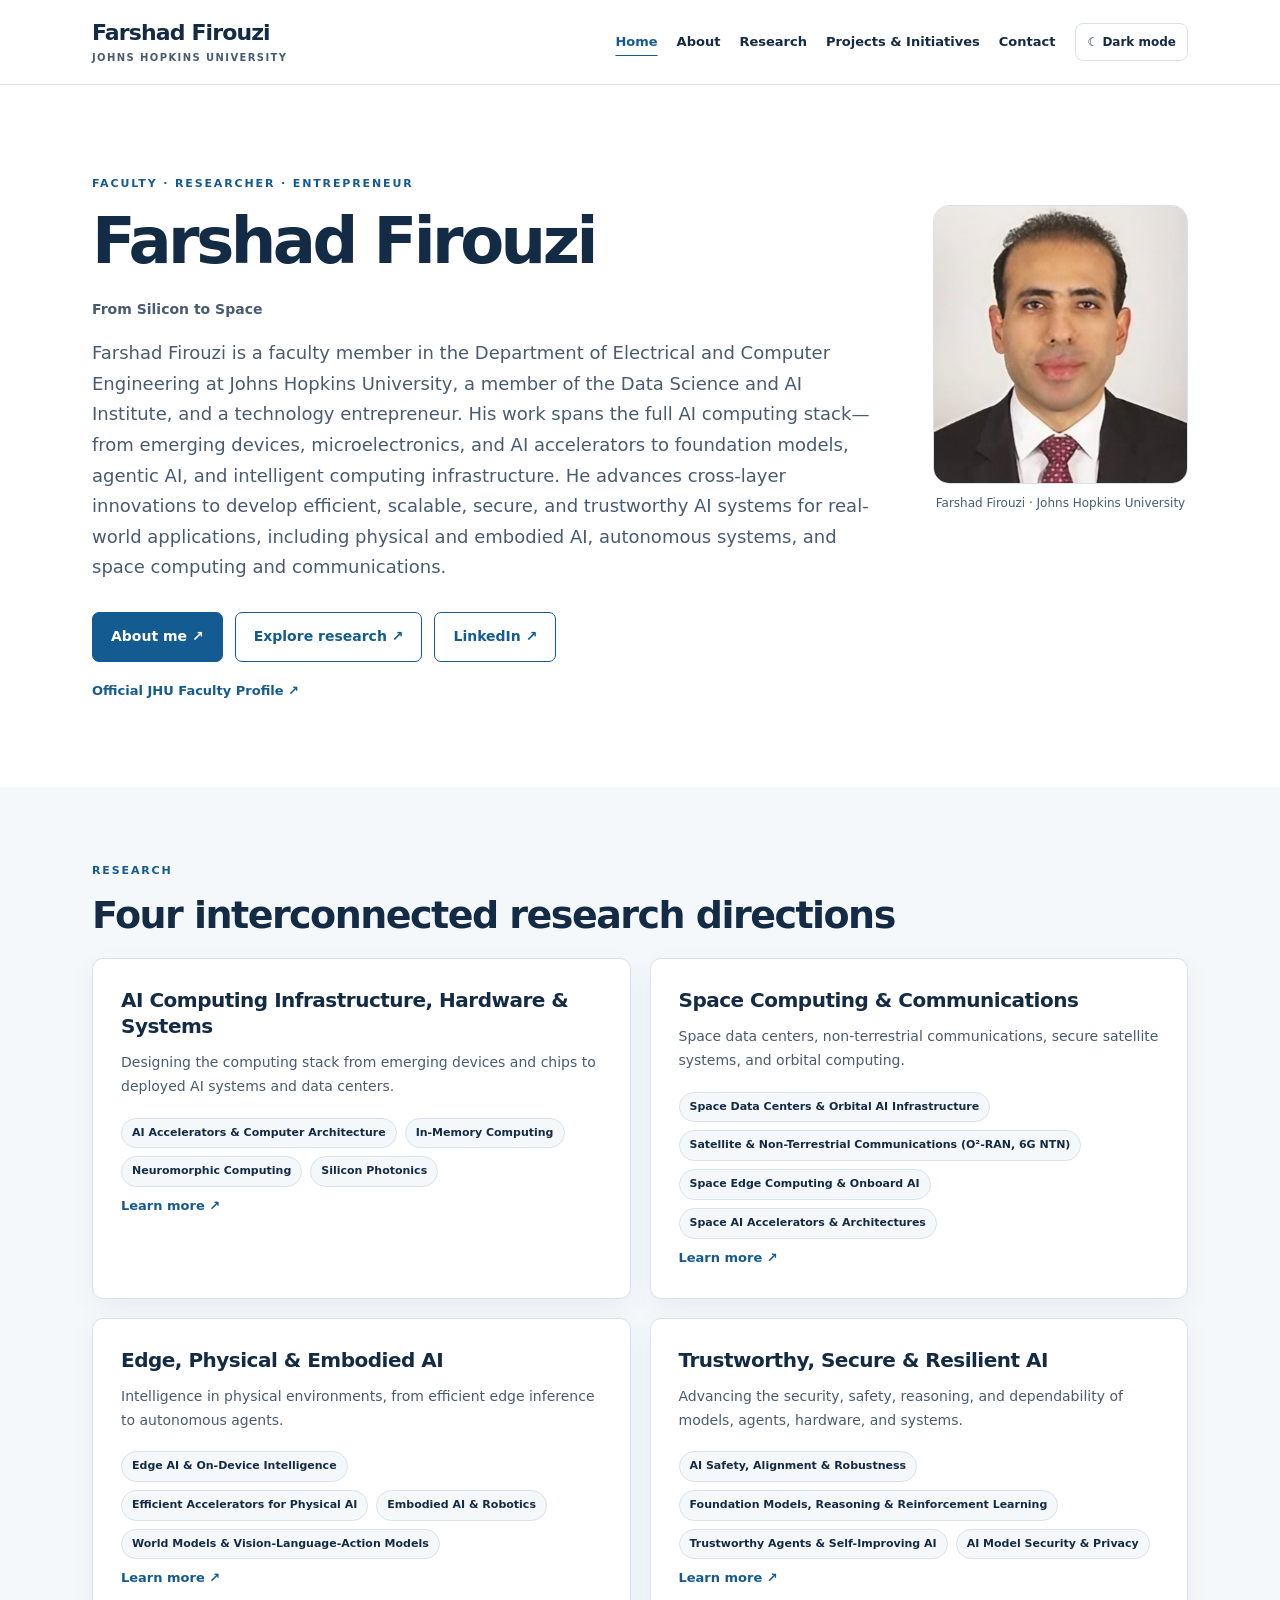
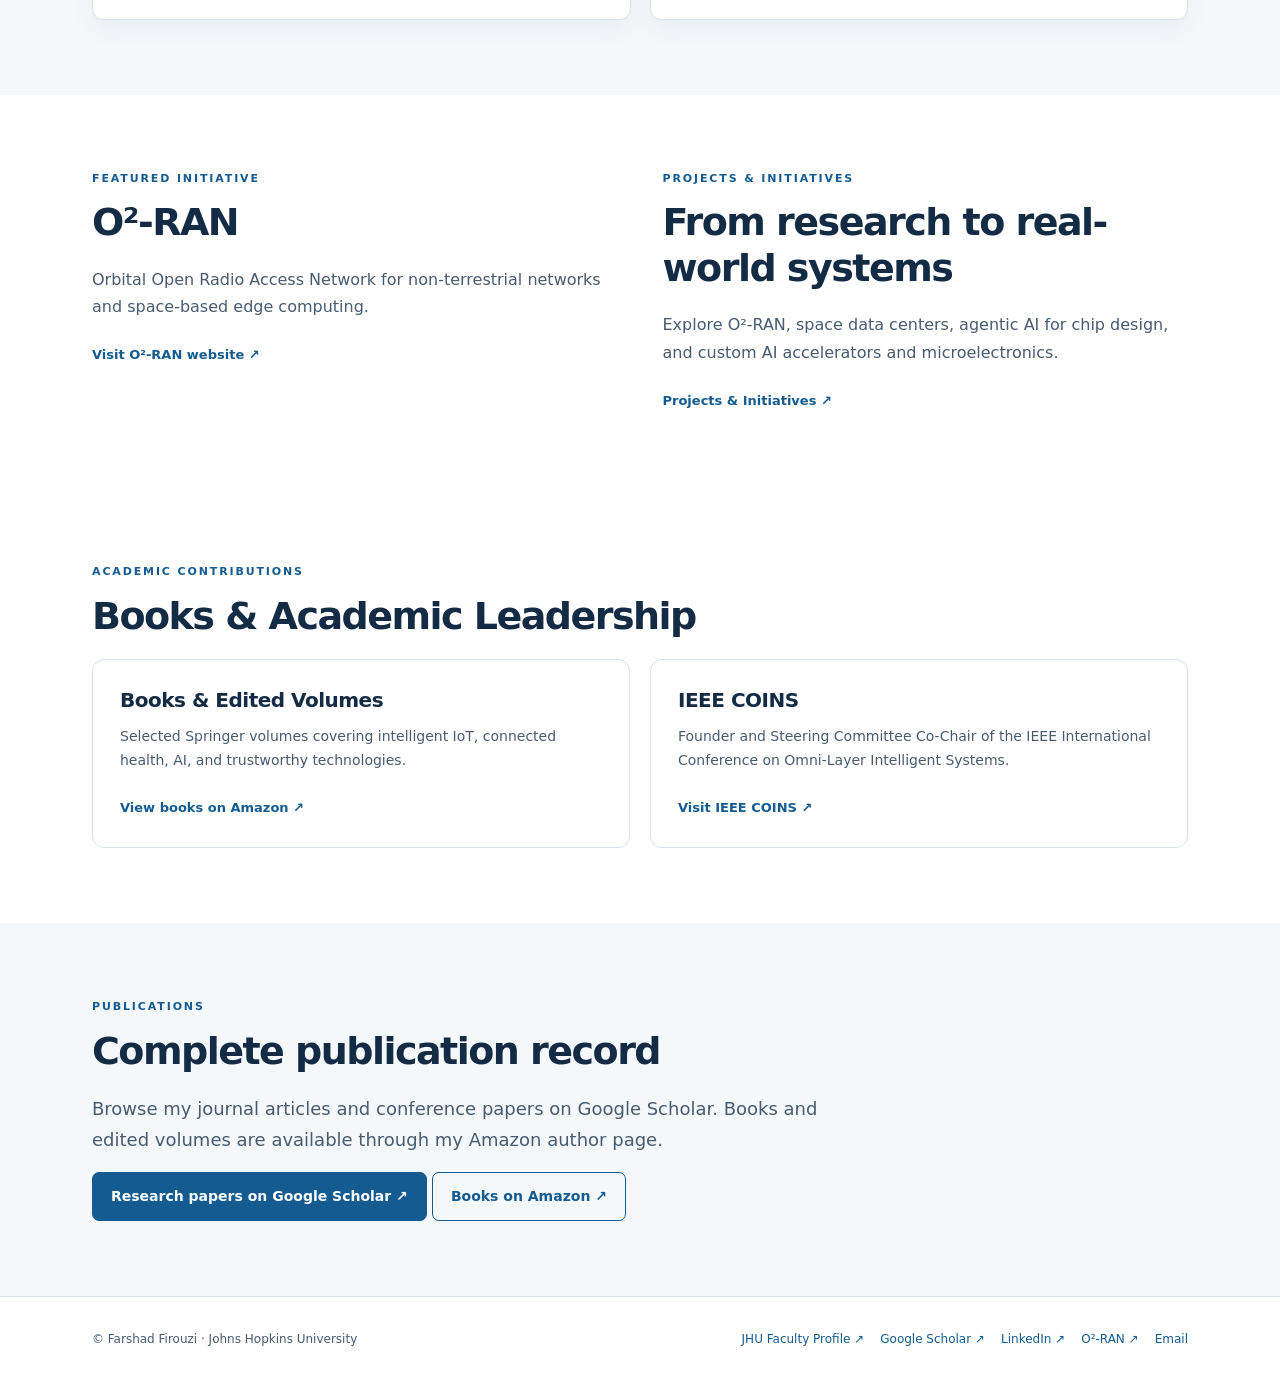
<file: index.html>
<!DOCTYPE html>

<html lang="en"><head><meta charset="utf-8"/><meta content="width=device-width,initial-scale=1" name="viewport"/><meta content="Farshad Firouzi is a Johns Hopkins University faculty member and technology entrepreneur advancing AI infrastructure, accelerators, intelligent systems, and space computing." name="description"/><title>Farshad Firouzi | AI Computing, Space Systems &amp; Trustworthy AI</title><link href="styles.css" rel="stylesheet"/><script>try{if(localStorage.getItem("ff-theme")==="dark")document.documentElement.dataset.theme="dark"}catch(e){}</script><link href="favicon.svg" rel="icon" type="image/svg+xml"/><meta content="#ffffff" name="theme-color"/><meta content="Farshad Firouzi | AI Computing, Space Systems &amp; Trustworthy AI" property="og:title"/><meta content="Farshad Firouzi is a Johns Hopkins University faculty member and technology entrepreneur advancing AI infrastructure, accelerators, intelligent systems, and space computing." property="og:description"/><meta content="website" property="og:type"/><meta content="index,follow" name="robots"/></head><body><a class="skip-link" href="#main-content">Skip to main content</a><header class="top"><div class="wrap nav"><a class="brand" href="index.html">Farshad Firouzi<small>JOHNS HOPKINS UNIVERSITY</small></a><nav aria-label="Main navigation" class="navlinks" id="site-links"><a aria-current="page" class="current" href="index.html">Home</a><a class="" href="about.html">About</a><a class="" href="research.html">Research</a><a class="" href="innovation.html">Projects &amp; Initiatives</a><a class="" href="contact.html">Contact</a></nav><button aria-pressed="false" class="theme-btn" id="theme-toggle" type="button">☾ Dark mode</button><button aria-controls="site-links" aria-expanded="false" class="menu-btn" id="menu-toggle" type="button">☰ Menu</button></div></header><main id="main-content"><section class="hero"><div class="wrap"><div class="hero-split"><div class="hero-copy"><div class="eyebrow">FACULTY  ·  RESEARCHER  ·  ENTREPRENEUR</div><h1>Farshad Firouzi</h1><p class="hero-meta">From Silicon to Space</p><p class="lead">Farshad Firouzi is a faculty member in the Department of Electrical and Computer Engineering at Johns Hopkins University, a member of the Data Science and AI Institute, and a technology entrepreneur. His work spans the full AI computing stack—from emerging devices, microelectronics, and AI accelerators to foundation models, agentic AI, and intelligent computing infrastructure. He advances cross-layer innovations to develop efficient, scalable, secure, and trustworthy AI systems for real-world applications, including physical and embodied AI, autonomous systems, and space computing and communications.</p><div class="actions"><a class="btn" href="about.html">About me ↗</a><a class="btn outline" href="research.html">Explore research ↗</a><a class="btn outline" href="https://www.linkedin.com/in/farshadfirouzi" rel="noopener noreferrer" target="_blank">LinkedIn ↗</a></div><a class="profile-inline" href="https://engineering.jhu.edu/faculty/farshad-firouzi/" rel="noopener noreferrer" target="_blank">Official JHU Faculty Profile ↗</a></div><figure class="hero-portrait"><img alt="Portrait of Farshad Firouzi" decoding="async" height="280" loading="eager" src="assets/farshad-portrait.png" width="280"/><figcaption>Farshad Firouzi · Johns Hopkins University</figcaption></figure></div></div></section><section class="section soft"><div class="wrap"><div class="kicker">Research</div><h2>Four interconnected research directions</h2><div class="grid"><article class="card"><h3>AI Computing Infrastructure, Hardware &amp; Systems</h3><p>Designing the computing stack from emerging devices and chips to deployed AI systems and data centers.</p><div class="tagset"><span class="tag">AI Accelerators &amp; Computer Architecture</span><span class="tag">In-Memory Computing</span><span class="tag">Neuromorphic Computing</span><span class="tag">Silicon Photonics</span></div><a class="rowlink" href="research.html#pillar-01">Learn more ↗</a></article><article class="card"><h3>Space Computing &amp; Communications</h3><p>Space data centers, non-terrestrial communications, secure satellite systems, and orbital computing.</p><div class="tagset"><span class="tag">Space Data Centers &amp; Orbital AI Infrastructure</span><span class="tag">Satellite &amp; Non-Terrestrial Communications (O²-RAN, 6G NTN)</span><span class="tag">Space Edge Computing &amp; Onboard AI</span><span class="tag">Space AI Accelerators &amp; Architectures</span></div><a class="rowlink" href="research.html#pillar-02">Learn more ↗</a></article><article class="card"><h3>Edge, Physical &amp; Embodied AI</h3><p>Intelligence in physical environments, from efficient edge inference to autonomous agents.</p><div class="tagset"><span class="tag">Edge AI &amp; On-Device Intelligence</span><span class="tag">Efficient Accelerators for Physical AI</span><span class="tag">Embodied AI &amp; Robotics</span><span class="tag">World Models &amp; Vision-Language-Action Models</span></div><a class="rowlink" href="research.html#pillar-03">Learn more ↗</a></article><article class="card"><h3>Trustworthy, Secure &amp; Resilient AI</h3><p>Advancing the security, safety, reasoning, and dependability of models, agents, hardware, and systems.</p><div class="tagset"><span class="tag">AI Safety, Alignment &amp; Robustness</span><span class="tag">Foundation Models, Reasoning &amp; Reinforcement Learning</span><span class="tag">Trustworthy Agents &amp; Self-Improving AI</span><span class="tag">AI Model Security &amp; Privacy</span></div><a class="rowlink" href="research.html#pillar-04">Learn more ↗</a></article></div></div></section><section class="section"><div class="wrap cols"><div><div class="kicker">Featured initiative</div><h2>O²-RAN</h2><p class="muted">Orbital Open Radio Access Network for non-terrestrial networks and space-based edge computing.</p><a class="rowlink" href="https://o2ran.org/" rel="noopener noreferrer" target="_blank">Visit O²-RAN website ↗</a></div><div><div class="kicker">Projects &amp; initiatives</div><h2>From research to real-world systems</h2><p class="muted">Explore O²-RAN, space data centers, agentic AI for chip design, and custom AI accelerators and microelectronics.</p><a class="rowlink" href="innovation.html">Projects &amp; Initiatives ↗</a></div></div></section><section class="section academic-contributions"><div class="wrap"><div class="kicker">Academic contributions</div><h2>Books &amp; Academic Leadership</h2><div class="contrib-grid"><div class="contrib-item"><h3>Books &amp; Edited Volumes</h3><p>Selected Springer volumes covering intelligent IoT, connected health, AI, and trustworthy technologies.</p><a class="rowlink" href="https://www.amazon.com/stores/Farshad-Firouzi/author/B07X89GJPJ" rel="noopener noreferrer" target="_blank">View books on Amazon ↗</a></div><div class="contrib-item"><h3>IEEE COINS</h3><p>Founder and Steering Committee Co-Chair of the IEEE International Conference on Omni-Layer Intelligent Systems.</p><a class="rowlink" href="https://coinsconf.org/" rel="noopener noreferrer" target="_blank">Visit IEEE COINS ↗</a></div></div></div></section><section class="section soft"><div class="wrap"><div class="kicker">Publications</div><h2>Complete publication record</h2><p class="lead">Browse my journal articles and conference papers on Google Scholar. Books and edited volumes are available through my Amazon author page.</p><a class="btn" href="https://scholar.google.com/citations?hl=en&amp;user=X7a38bAAAAAJ&amp;view_op=list_works&amp;sortby=pubdate" rel="noopener noreferrer" target="_blank">Research papers on Google Scholar ↗</a> <a class="btn outline" href="https://www.amazon.com/stores/Farshad-Firouzi/author/B07X89GJPJ" rel="noopener noreferrer" target="_blank">Books on Amazon ↗</a></div></section></main><footer class="footer"><div class="wrap footer-inner"><span>© Farshad Firouzi · Johns Hopkins University</span><div class="footer-links"><a href="https://engineering.jhu.edu/faculty/farshad-firouzi/" rel="noopener noreferrer" target="_blank">JHU Faculty Profile ↗</a><a class="" href="https://scholar.google.com/citations?hl=en&amp;user=X7a38bAAAAAJ&amp;view_op=list_works&amp;sortby=pubdate" rel="noopener noreferrer" target="_blank">Google Scholar ↗</a><a href="https://www.linkedin.com/in/farshadfirouzi" rel="noopener noreferrer" target="_blank">LinkedIn ↗</a><a class="" href="https://o2ran.org/">O²-RAN ↗</a><a class="" href="mailto:farshad.firouzi@jhu.edu">Email</a></div></div></footer><script src="script.js"></script></body></html>
</file>
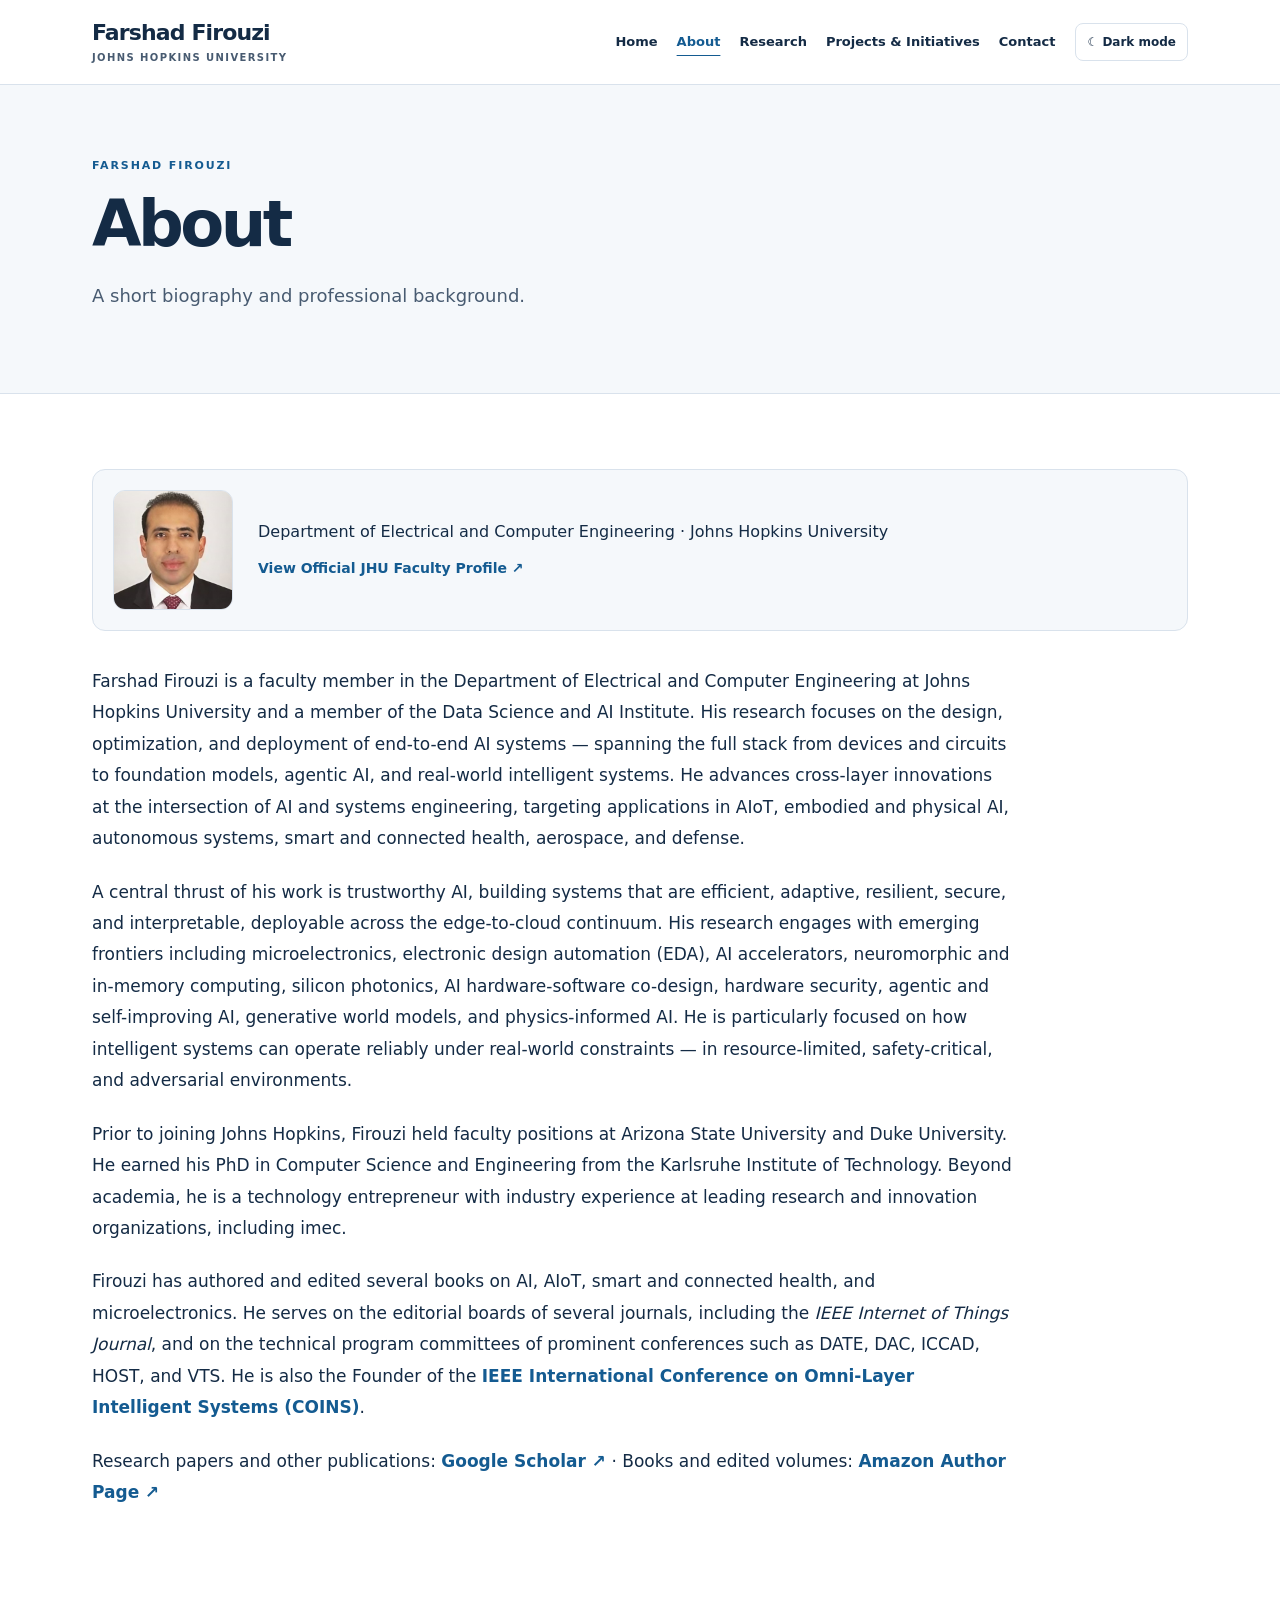
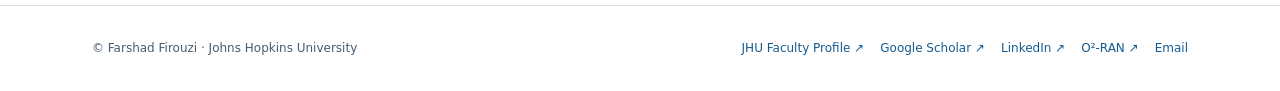
<file: about.html>
<!DOCTYPE html>

<!DOCTYPE html>

<!DOCTYPE html>

<html lang="en"><head><meta charset="utf-8"/><meta content="width=device-width,initial-scale=1" name="viewport"/><meta content="Biography of Farshad Firouzi: faculty researcher, technology entrepreneur, and AI systems engineering leader at Johns Hopkins University." name="description"/><title>About Farshad Firouzi | Johns Hopkins University</title><link href="styles.css" rel="stylesheet"/><script>try{if(localStorage.getItem("ff-theme")==="dark")document.documentElement.dataset.theme="dark"}catch(e){}</script><link href="favicon.svg" rel="icon" type="image/svg+xml"/><meta content="#ffffff" name="theme-color"/><meta content="About Farshad Firouzi | Johns Hopkins University" property="og:title"/><meta content="Biography of Farshad Firouzi: faculty researcher, technology entrepreneur, and AI systems engineering leader at Johns Hopkins University." property="og:description"/><meta content="website" property="og:type"/><meta content="index,follow" name="robots"/></head><body><a class="skip-link" href="#main-content">Skip to main content</a><header class="top"><div class="wrap nav"><a class="brand" href="index.html">Farshad Firouzi<small>JOHNS HOPKINS UNIVERSITY</small></a><nav aria-label="Main navigation" class="navlinks" id="site-links"><a class="" href="index.html">Home</a><a aria-current="page" class="current" href="about.html">About</a><a class="" href="research.html">Research</a><a class="" href="innovation.html">Projects &amp; Initiatives</a><a class="" href="contact.html">Contact</a></nav><button aria-pressed="false" class="theme-btn" id="theme-toggle" type="button">☾ Dark mode</button><button aria-controls="site-links" aria-expanded="false" class="menu-btn" id="menu-toggle" type="button">☰ Menu</button></div></header><section class="pagehead"><div class="wrap"><div class="eyebrow">Farshad Firouzi</div><h1>About</h1><p class="lead">A short biography and professional background.</p></div></section><main id="main-content"><section class="section"><div class="wrap"><div class="about-identity"><figure class="about-portrait"><img alt="Portrait of Farshad Firouzi" decoding="async" height="160" loading="lazy" src="assets/farshad-portrait.png" width="160"/></figure><div><p>Department of Electrical and Computer Engineering · Johns Hopkins University</p><a href="https://engineering.jhu.edu/faculty/farshad-firouzi/" rel="noopener noreferrer" target="_blank">View Official JHU Faculty Profile ↗</a></div></div><div class="biography compact-bio"><p>Farshad Firouzi is a faculty member in the Department of Electrical and Computer Engineering at Johns Hopkins University and a member of the Data Science and AI Institute. His research focuses on the design, optimization, and deployment of end-to-end AI systems — spanning the full stack from devices and circuits to foundation models, agentic AI, and real-world intelligent systems. He advances cross-layer innovations at the intersection of AI and systems engineering, targeting applications in AIoT, embodied and physical AI, autonomous systems, smart and connected health, aerospace, and defense.</p><p>A central thrust of his work is trustworthy AI, building systems that are efficient, adaptive, resilient, secure, and interpretable, deployable across the edge-to-cloud continuum. His research engages with emerging frontiers including microelectronics, electronic design automation (EDA), AI accelerators, neuromorphic and in-memory computing, silicon photonics, AI hardware-software co-design, hardware security, agentic and self-improving AI, generative world models, and physics-informed AI. He is particularly focused on how intelligent systems can operate reliably under real-world constraints — in resource-limited, safety-critical, and adversarial environments.</p><p>Prior to joining Johns Hopkins, Firouzi held faculty positions at Arizona State University and Duke University. He earned his PhD in Computer Science and Engineering from the Karlsruhe Institute of Technology. Beyond academia, he is a technology entrepreneur with industry experience at leading research and innovation organizations, including imec.</p><p>Firouzi has authored and edited several books on AI, AIoT, smart and connected health, and microelectronics. He serves on the editorial boards of several journals, including the <em>IEEE Internet of Things Journal</em>, and on the technical program committees of prominent conferences such as DATE, DAC, ICCAD, HOST, and VTS. He is also the Founder of the <a href="https://coinsconf.org/" rel="noopener noreferrer" target="_blank">IEEE International Conference on Omni-Layer Intelligent Systems (COINS)</a>.</p><p class="bio-resources">Research papers and other publications: <a href="https://scholar.google.com/citations?hl=en&amp;user=X7a38bAAAAAJ&amp;view_op=list_works&amp;sortby=pubdate" rel="noopener noreferrer" target="_blank">Google Scholar ↗</a> · Books and edited volumes: <a href="https://www.amazon.com/stores/Farshad-Firouzi/author/B07X89GJPJ" rel="noopener noreferrer" target="_blank">Amazon Author Page ↗</a></p></div></div></section></main><footer class="footer"><div class="wrap footer-inner"><span>© Farshad Firouzi · Johns Hopkins University</span><div class="footer-links"><a href="https://engineering.jhu.edu/faculty/farshad-firouzi/" rel="noopener noreferrer" target="_blank">JHU Faculty Profile ↗</a><a class="" href="https://scholar.google.com/citations?hl=en&amp;user=X7a38bAAAAAJ&amp;view_op=list_works&amp;sortby=pubdate" rel="noopener noreferrer" target="_blank">Google Scholar ↗</a><a href="https://www.linkedin.com/in/farshadfirouzi" rel="noopener noreferrer" target="_blank">LinkedIn ↗</a><a class="" href="https://o2ran.org/">O²-RAN ↗</a><a class="" href="mailto:farshad.firouzi@jhu.edu">Email</a></div></div></footer><script src="script.js"></script></body></html>
</file>
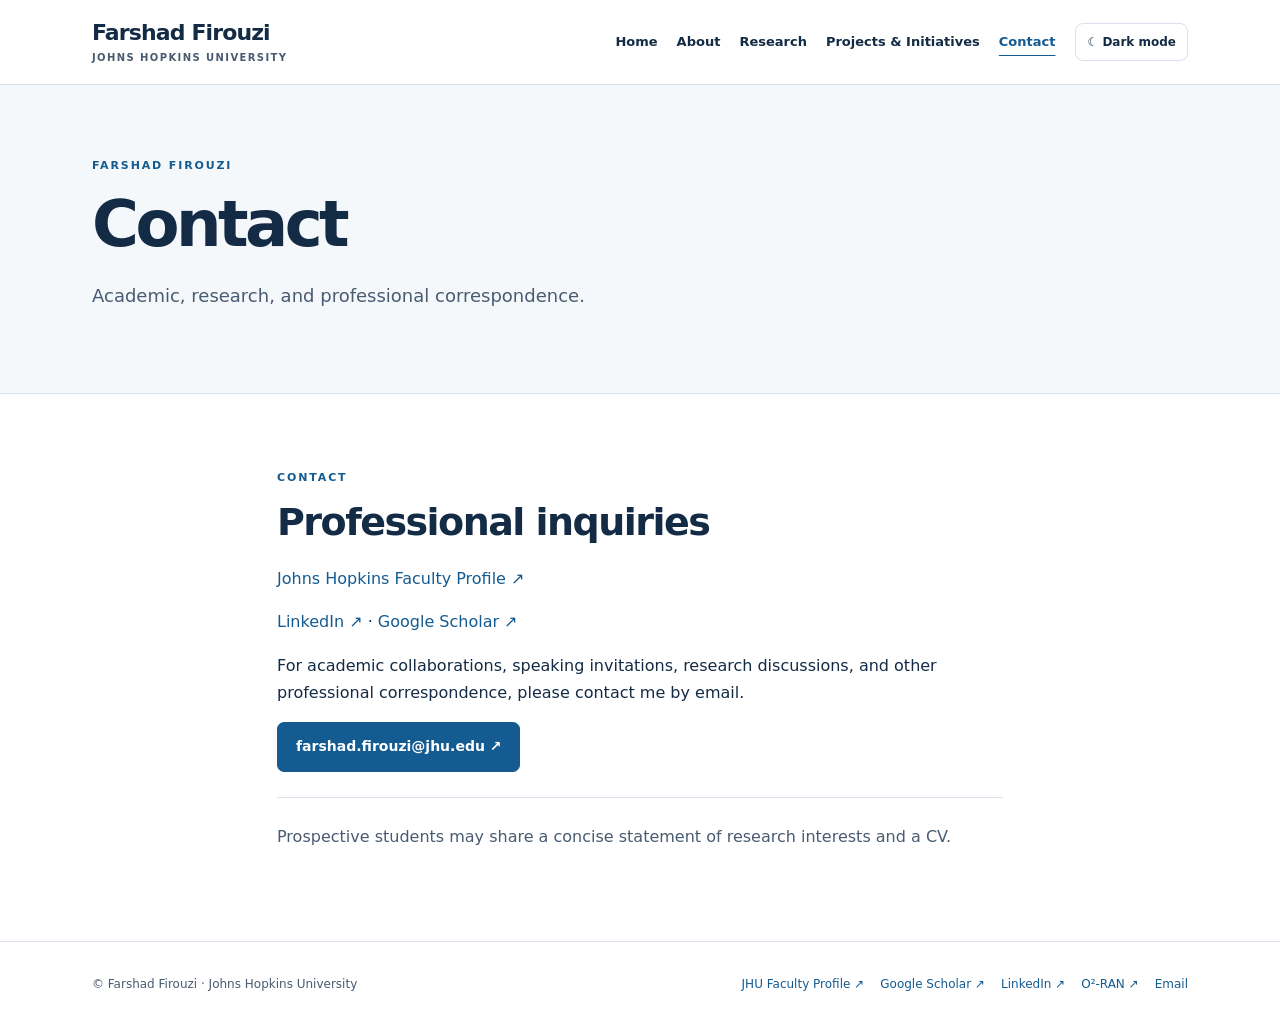
<file: contact.html>
<!DOCTYPE html>

<!DOCTYPE html>

<html lang="en"><head><meta charset="utf-8"/><meta content="width=device-width,initial-scale=1" name="viewport"/><meta content="Contact Farshad Firouzi at Johns Hopkins University for academic, research, collaboration, and professional inquiries." name="description"/><title>Contact | Farshad Firouzi</title><link href="styles.css" rel="stylesheet"/><script>try{if(localStorage.getItem("ff-theme")==="dark")document.documentElement.dataset.theme="dark"}catch(e){}</script><link href="favicon.svg" rel="icon" type="image/svg+xml"/><meta content="#ffffff" name="theme-color"/><meta content="Contact | Farshad Firouzi" property="og:title"/><meta content="Contact Farshad Firouzi at Johns Hopkins University for academic, research, collaboration, and professional inquiries." property="og:description"/><meta content="website" property="og:type"/><meta content="index,follow" name="robots"/></head><body><a class="skip-link" href="#main-content">Skip to main content</a><header class="top"><div class="wrap nav"><a class="brand" href="index.html">Farshad Firouzi<small>JOHNS HOPKINS UNIVERSITY</small></a><nav aria-label="Main navigation" class="navlinks" id="site-links"><a class="" href="index.html">Home</a><a class="" href="about.html">About</a><a class="" href="research.html">Research</a><a class="" href="innovation.html">Projects &amp; Initiatives</a><a aria-current="page" class="current" href="contact.html">Contact</a></nav><button aria-pressed="false" class="theme-btn" id="theme-toggle" type="button">☾ Dark mode</button><button aria-controls="site-links" aria-expanded="false" class="menu-btn" id="menu-toggle" type="button">☰ Menu</button></div></header><section class="pagehead"><div class="wrap"><div class="eyebrow">Farshad Firouzi</div><h1>Contact</h1><p class="lead">Academic, research, and professional correspondence.</p></div></section><main id="main-content"><section class="section"><div class="wrap wide"><div class="kicker">Contact</div><h2>Professional inquiries</h2><p><a href="https://engineering.jhu.edu/faculty/farshad-firouzi/" rel="noopener noreferrer" target="_blank">Johns Hopkins Faculty Profile ↗</a></p><p><a href="https://www.linkedin.com/in/farshadfirouzi" rel="noopener noreferrer" target="_blank">LinkedIn ↗</a>  ·  <a href="https://scholar.google.com/citations?hl=en&amp;user=X7a38bAAAAAJ&amp;view_op=list_works&amp;sortby=pubdate" rel="noopener noreferrer" target="_blank">Google Scholar ↗</a></p><p>For academic collaborations, speaking invitations, research discussions, and other professional correspondence, please contact me by email.</p><p><a class="btn" href="mailto:farshad.firouzi@jhu.edu">farshad.firouzi@jhu.edu ↗</a></p><div class="divider"></div><p class="muted">Prospective students may share a concise statement of research interests and a CV.</p></div></section></main><footer class="footer"><div class="wrap footer-inner"><span>© Farshad Firouzi · Johns Hopkins University</span><div class="footer-links"><a href="https://engineering.jhu.edu/faculty/farshad-firouzi/" rel="noopener noreferrer" target="_blank">JHU Faculty Profile ↗</a><a class="" href="https://scholar.google.com/citations?hl=en&amp;user=X7a38bAAAAAJ&amp;view_op=list_works&amp;sortby=pubdate" rel="noopener noreferrer" target="_blank">Google Scholar ↗</a><a href="https://www.linkedin.com/in/farshadfirouzi" rel="noopener noreferrer" target="_blank">LinkedIn ↗</a><a class="" href="https://o2ran.org/">O²-RAN ↗</a><a class="" href="mailto:farshad.firouzi@jhu.edu">Email</a></div></div></footer><script src="script.js"></script></body></html>
</file>
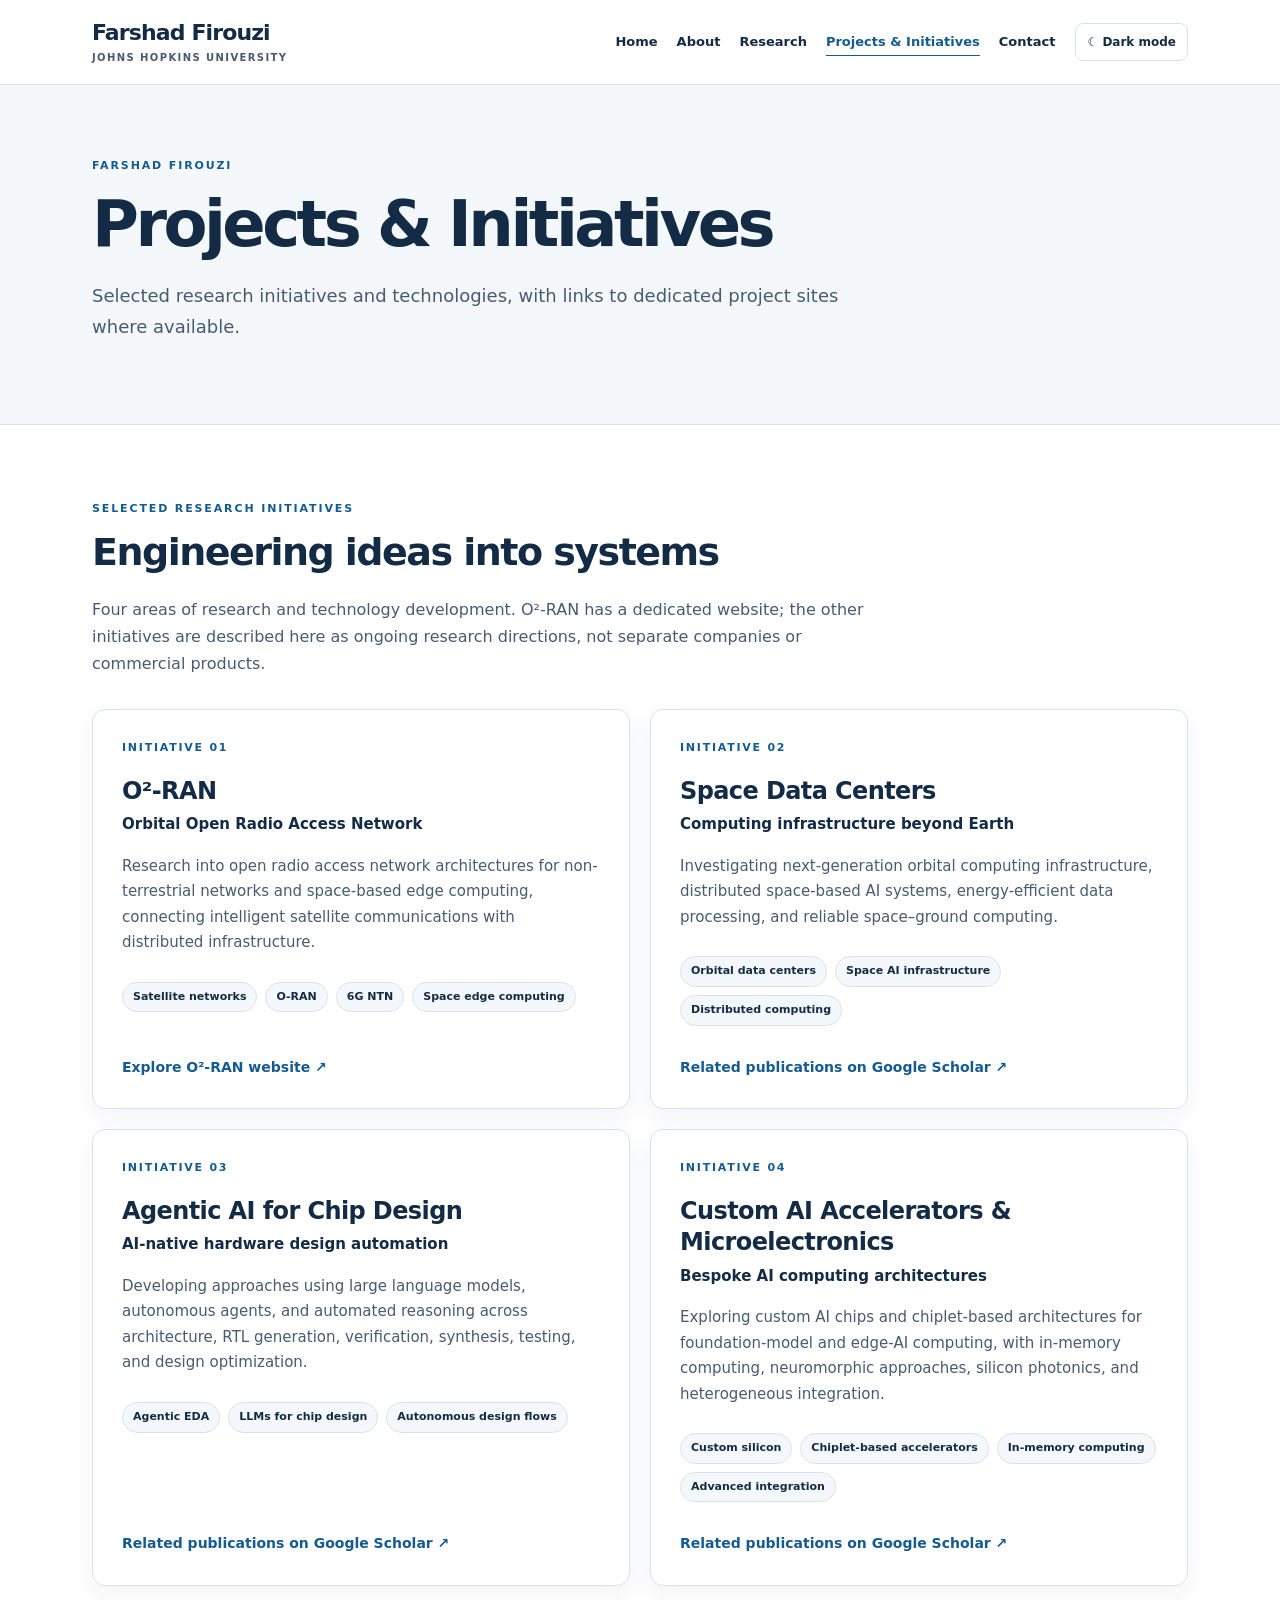
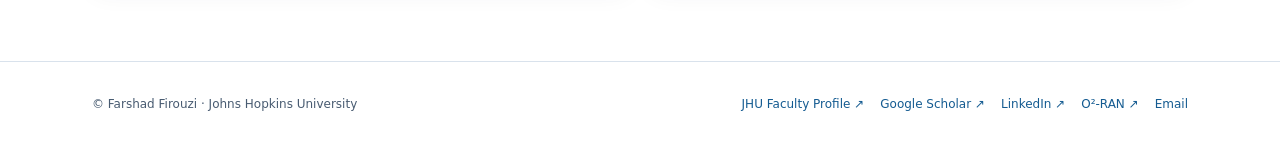
<file: innovation.html>
<!DOCTYPE html>

<!DOCTYPE html>

<!DOCTYPE html>

<html lang="en"><head><meta charset="utf-8"/><meta content="width=device-width,initial-scale=1" name="viewport"/><meta content="O²-RAN, space data centers, agentic AI for chip design, and custom AI accelerators and microelectronics research initiatives." name="description"/><title>Projects &amp; Initiatives | Farshad Firouzi</title><link href="styles.css" rel="stylesheet"/><script>try{if(localStorage.getItem("ff-theme")==="dark")document.documentElement.dataset.theme="dark"}catch(e){}</script><link href="favicon.svg" rel="icon" type="image/svg+xml"/><meta content="#ffffff" name="theme-color"/><meta content="Projects &amp; Initiatives | Farshad Firouzi" property="og:title"/><meta content="O²-RAN, space data centers, agentic AI for chip design, and custom AI accelerators and microelectronics research initiatives." property="og:description"/><meta content="website" property="og:type"/><meta content="index,follow" name="robots"/></head><body><a class="skip-link" href="#main-content">Skip to main content</a><header class="top"><div class="wrap nav"><a class="brand" href="index.html">Farshad Firouzi<small>JOHNS HOPKINS UNIVERSITY</small></a><nav aria-label="Main navigation" class="navlinks" id="site-links"><a class="" href="index.html">Home</a><a class="" href="about.html">About</a><a class="" href="research.html">Research</a><a aria-current="page" class="current" href="innovation.html">Projects &amp; Initiatives</a><a class="" href="contact.html">Contact</a></nav><button aria-pressed="false" class="theme-btn" id="theme-toggle" type="button">☾ Dark mode</button><button aria-controls="site-links" aria-expanded="false" class="menu-btn" id="menu-toggle" type="button">☰ Menu</button></div></header><section class="pagehead"><div class="wrap"><div class="eyebrow">Farshad Firouzi</div><h1>Projects &amp; Initiatives</h1><p class="lead">Selected research initiatives and technologies, with links to dedicated project sites where available.</p></div></section><main id="main-content"><section class="section"><div class="wrap"><div class="kicker">Selected research initiatives</div><h2>Engineering ideas into systems</h2><p class="muted wide">Four areas of research and technology development. O²-RAN has a dedicated website; the other initiatives are described here as ongoing research directions, not separate companies or commercial products.</p><div class="project-grid"><article class="project-card"><div class="project-number">INITIATIVE 01</div><h3>O²-RAN</h3><p class="project-subtitle">Orbital Open Radio Access Network</p><p>Research into open radio access network architectures for non-terrestrial networks and space-based edge computing, connecting intelligent satellite communications with distributed infrastructure.</p><div class="tagset"><span class="tag">Satellite networks</span><span class="tag">O-RAN</span><span class="tag">6G NTN</span><span class="tag">Space edge computing</span></div><a class="project-action" href="https://o2ran.org/" rel="noopener noreferrer" target="_blank">Explore O²-RAN website ↗</a></article><article class="project-card"><div class="project-number">INITIATIVE 02</div><h3>Space Data Centers</h3><p class="project-subtitle">Computing infrastructure beyond Earth</p><p>Investigating next-generation orbital computing infrastructure, distributed space-based AI systems, energy-efficient data processing, and reliable space–ground computing.</p><div class="tagset"><span class="tag">Orbital data centers</span><span class="tag">Space AI infrastructure</span><span class="tag">Distributed computing</span></div><a class="project-action" href="https://scholar.google.com/citations?hl=en&amp;amp;user=X7a38bAAAAAJ&amp;amp;view_op=list_works&amp;amp;sortby=pubdate" rel="noopener noreferrer" target="_blank">Related publications on Google Scholar ↗</a></article><article class="project-card"><div class="project-number">INITIATIVE 03</div><h3>Agentic AI for Chip Design</h3><p class="project-subtitle">AI-native hardware design automation</p><p>Developing approaches using large language models, autonomous agents, and automated reasoning across architecture, RTL generation, verification, synthesis, testing, and design optimization.</p><div class="tagset"><span class="tag">Agentic EDA</span><span class="tag">LLMs for chip design</span><span class="tag">Autonomous design flows</span></div><a class="project-action" href="https://scholar.google.com/citations?hl=en&amp;amp;user=X7a38bAAAAAJ&amp;amp;view_op=list_works&amp;amp;sortby=pubdate" rel="noopener noreferrer" target="_blank">Related publications on Google Scholar ↗</a></article><article class="project-card"><div class="project-number">INITIATIVE 04</div><h3>Custom AI Accelerators &amp; Microelectronics</h3><p class="project-subtitle">Bespoke AI computing architectures</p><p>Exploring custom AI chips and chiplet-based architectures for foundation-model and edge-AI computing, with in-memory computing, neuromorphic approaches, silicon photonics, and heterogeneous integration.</p><div class="tagset"><span class="tag">Custom silicon</span><span class="tag">Chiplet-based accelerators</span><span class="tag">In-memory computing</span><span class="tag">Advanced integration</span></div><a class="project-action" href="https://scholar.google.com/citations?hl=en&amp;amp;user=X7a38bAAAAAJ&amp;amp;view_op=list_works&amp;amp;sortby=pubdate" rel="noopener noreferrer" target="_blank">Related publications on Google Scholar ↗</a></article></div></div></section></main><footer class="footer"><div class="wrap footer-inner"><span>© Farshad Firouzi · Johns Hopkins University</span><div class="footer-links"><a href="https://engineering.jhu.edu/faculty/farshad-firouzi/" rel="noopener noreferrer" target="_blank">JHU Faculty Profile ↗</a><a class="" href="https://scholar.google.com/citations?hl=en&amp;user=X7a38bAAAAAJ&amp;view_op=list_works&amp;sortby=pubdate" rel="noopener noreferrer" target="_blank">Google Scholar ↗</a><a href="https://www.linkedin.com/in/farshadfirouzi" rel="noopener noreferrer" target="_blank">LinkedIn ↗</a><a class="" href="https://o2ran.org/">O²-RAN ↗</a><a class="" href="mailto:farshad.firouzi@jhu.edu">Email</a></div></div></footer><script src="script.js"></script></body></html>
</file>
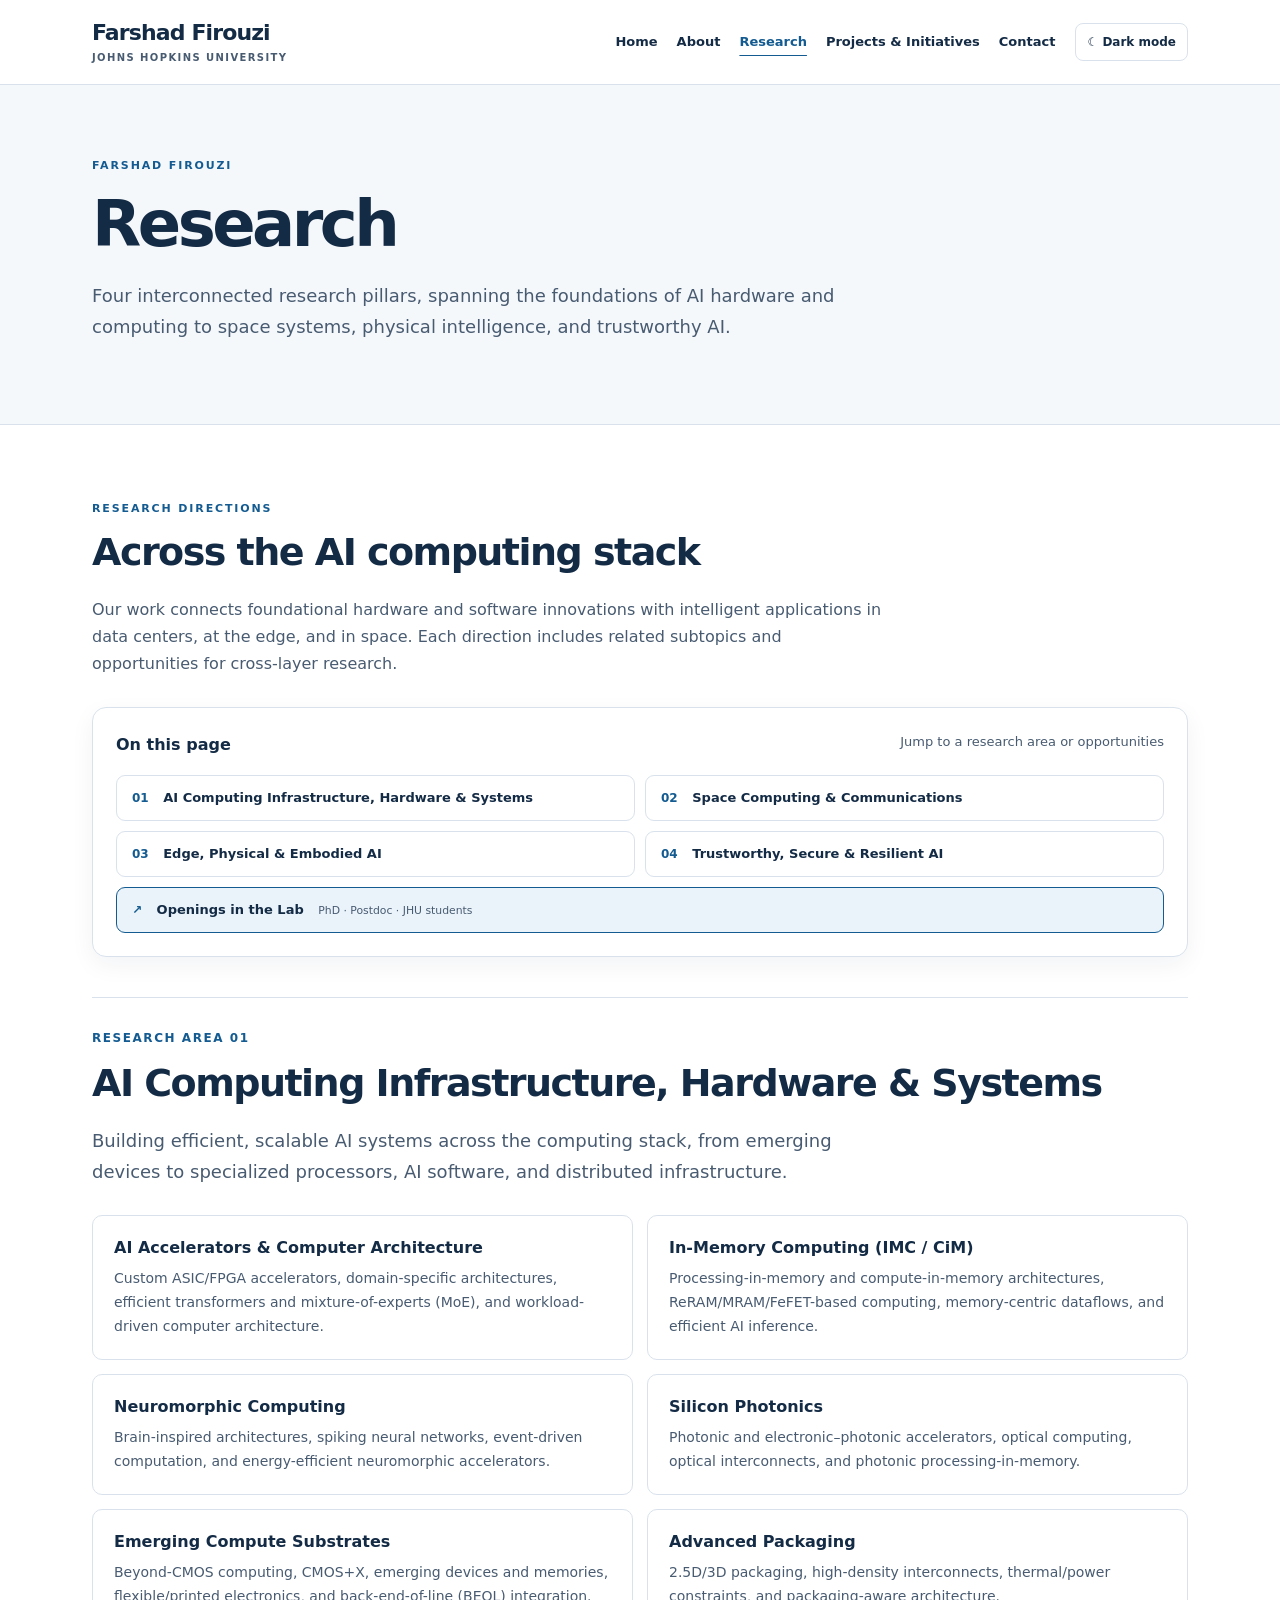
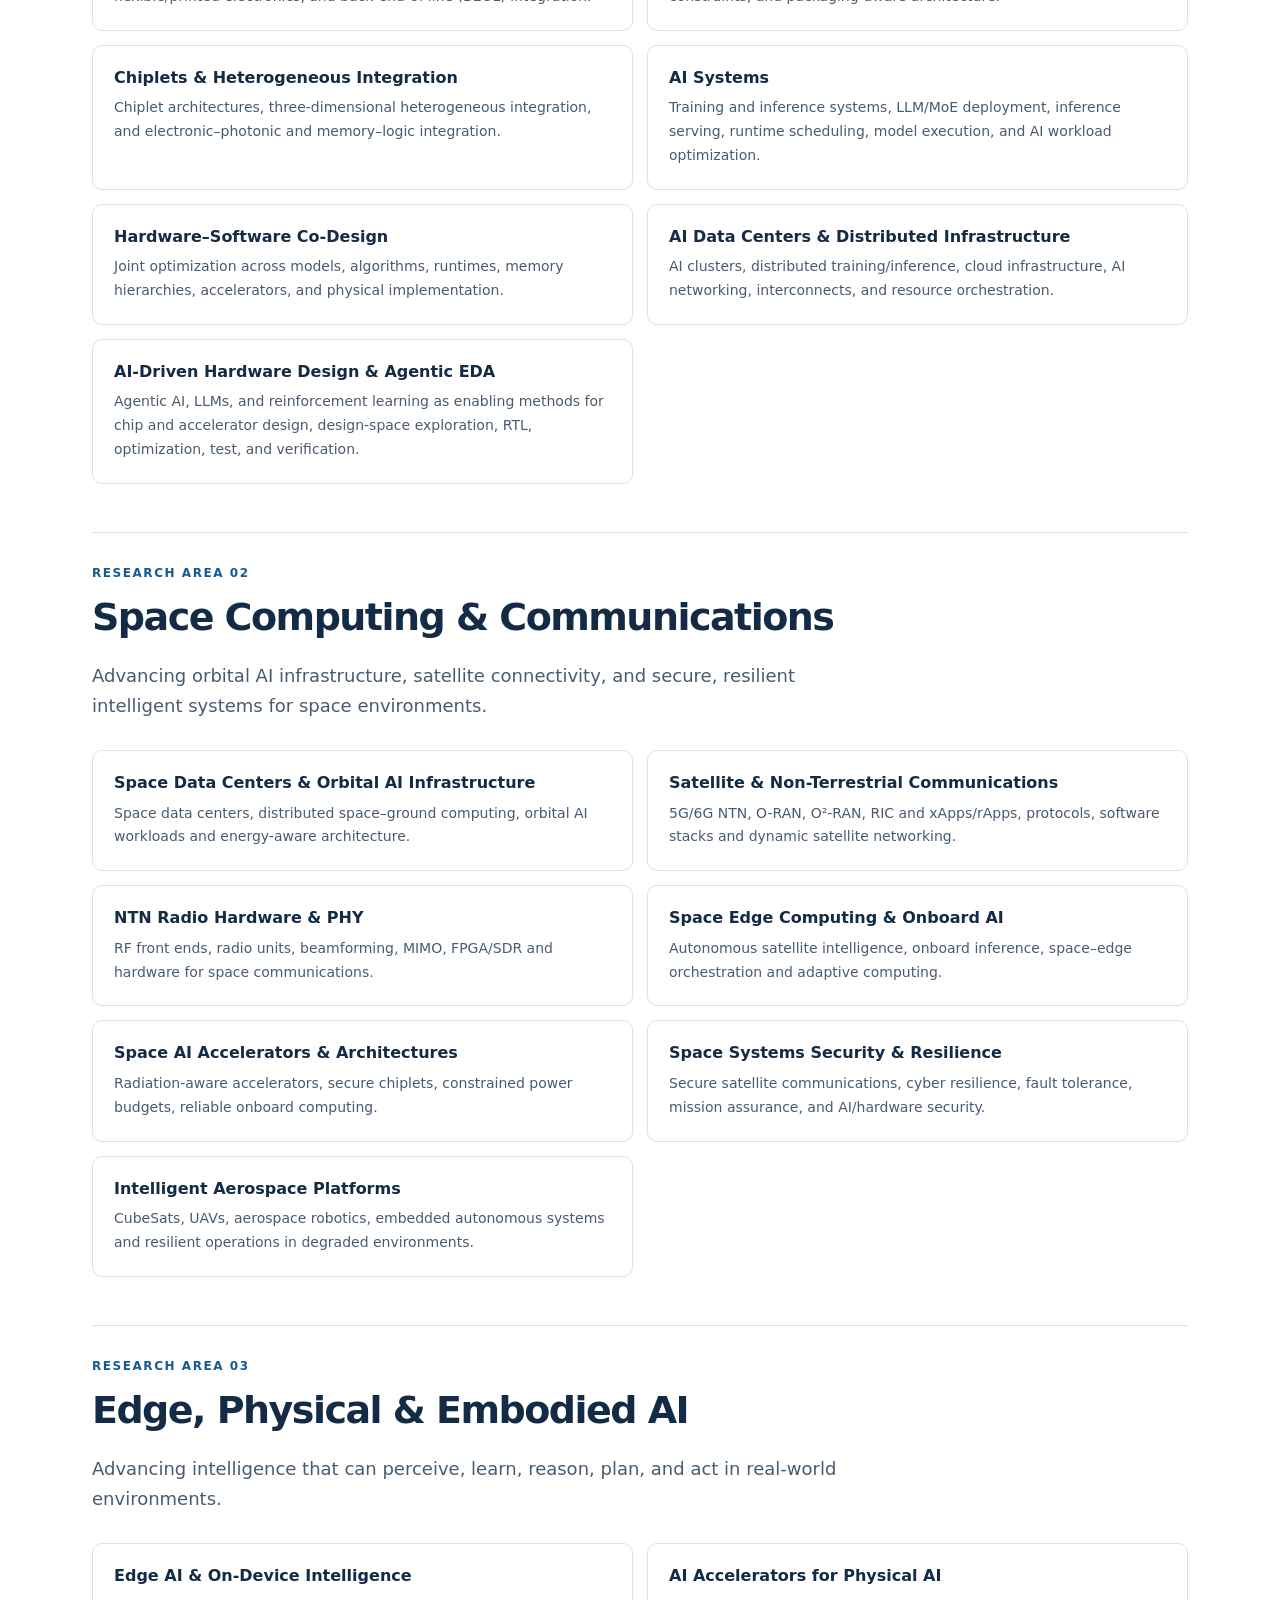
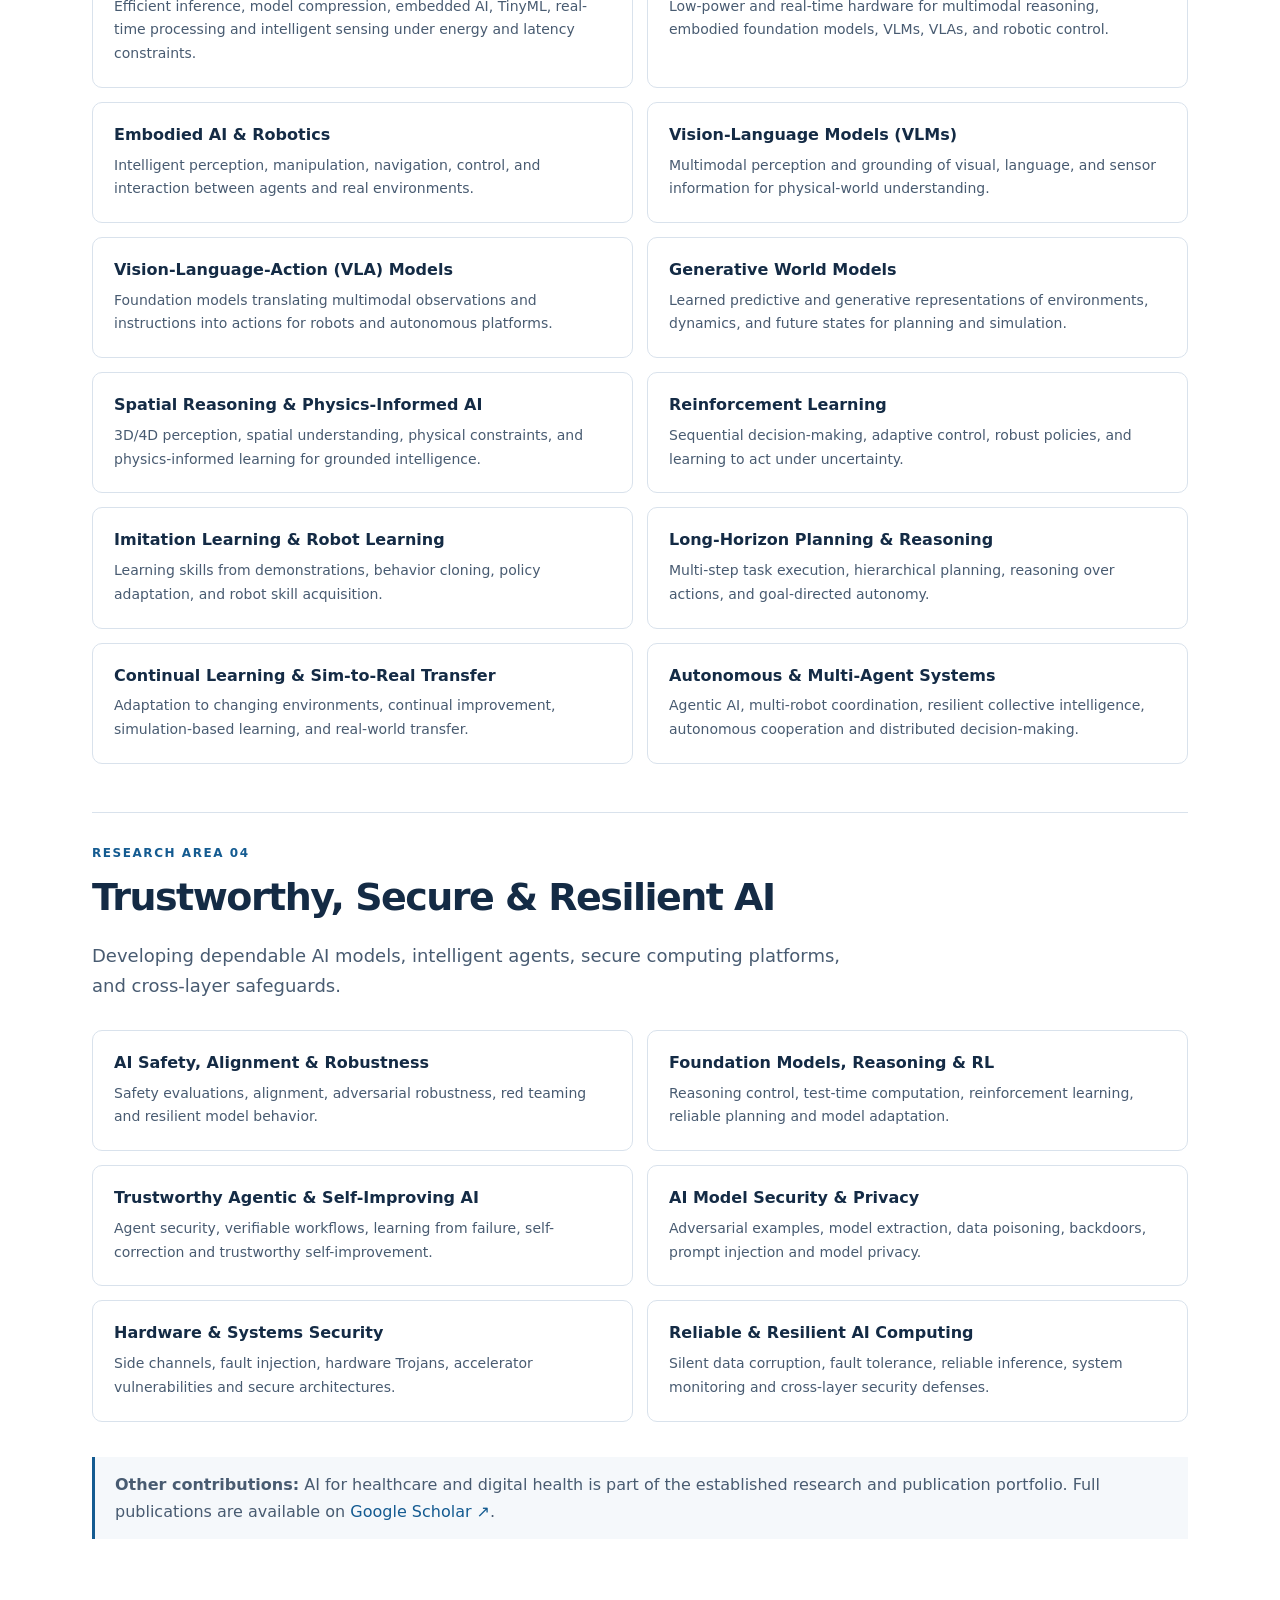
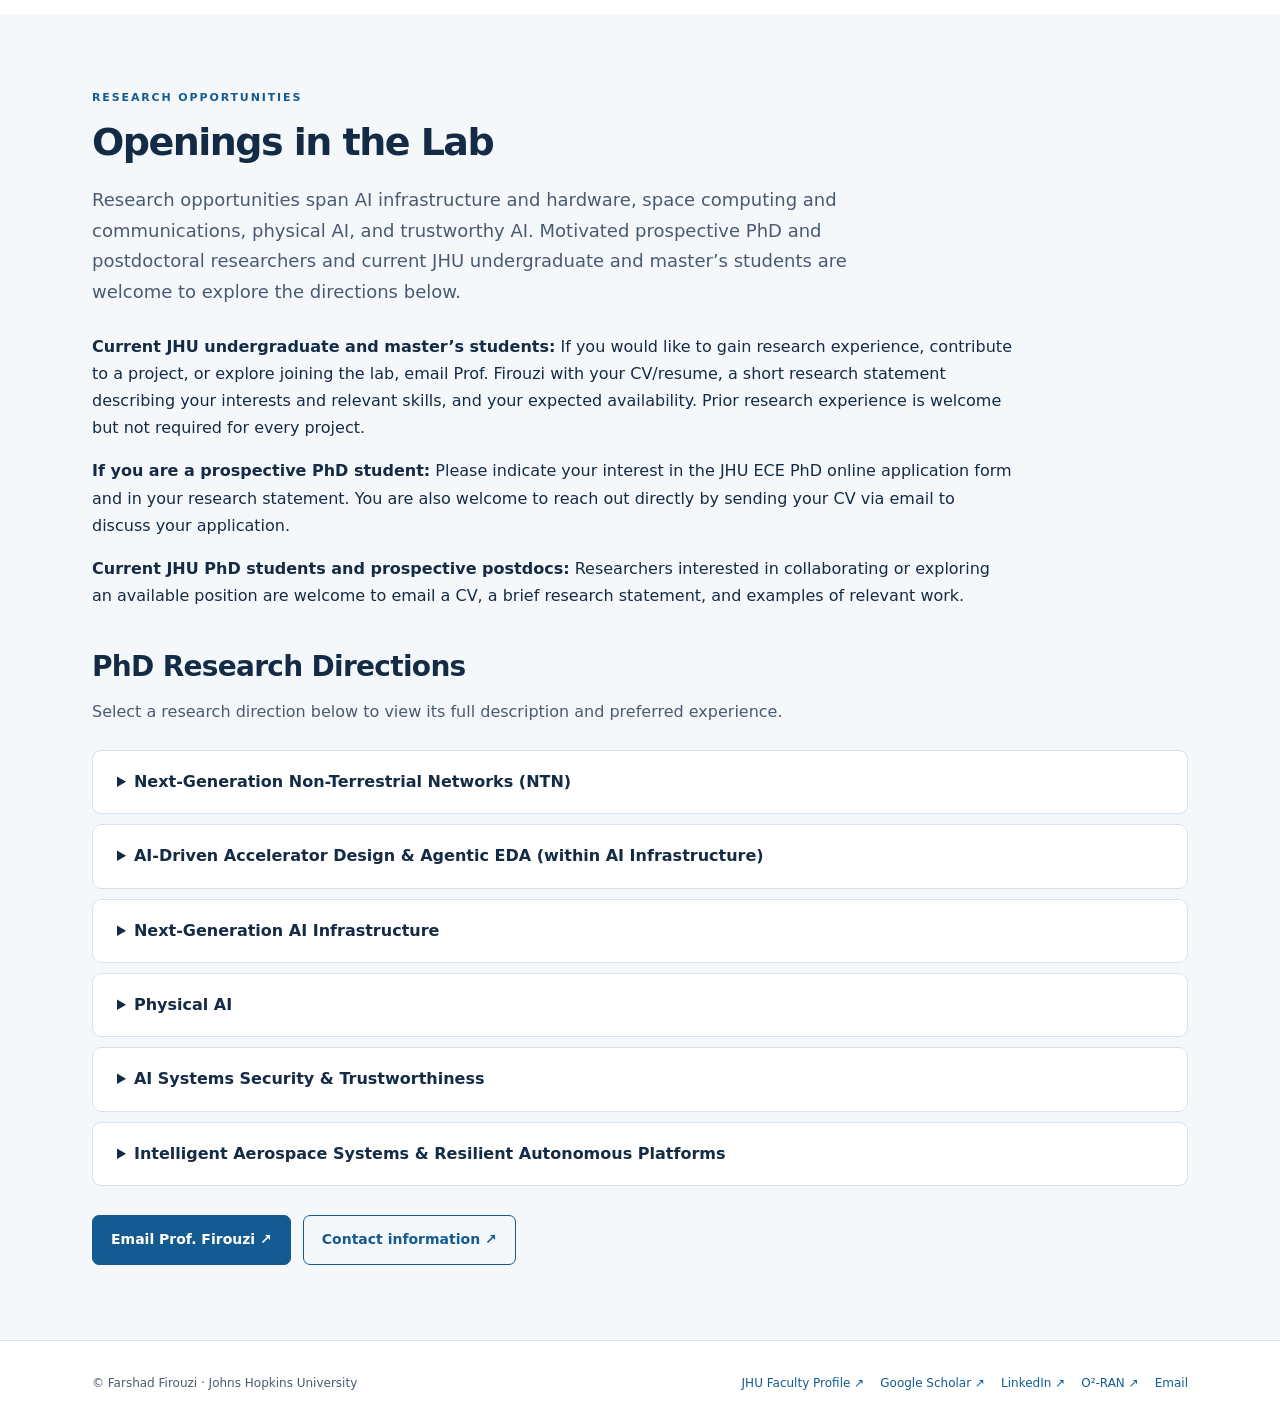
<file: research.html>
<!DOCTYPE html>

<!DOCTYPE html>

<!DOCTYPE html>

<html lang="en"><head><meta charset="utf-8"/><meta content="width=device-width,initial-scale=1" name="viewport"/><meta content="Explore research in AI infrastructure and hardware, space computing, physical AI, trustworthy systems, and PhD, postdoctoral, undergraduate and master’s opportunities." name="description"/><title>Research &amp; Lab Openings | Farshad Firouzi</title><link href="styles.css" rel="stylesheet"/><script>try{if(localStorage.getItem("ff-theme")==="dark")document.documentElement.dataset.theme="dark"}catch(e){}</script><link href="favicon.svg" rel="icon" type="image/svg+xml"/><meta content="#ffffff" name="theme-color"/><meta content="Research &amp; Lab Openings | Farshad Firouzi" property="og:title"/><meta content="Explore research in AI infrastructure and hardware, space computing, physical AI, trustworthy systems, and PhD, postdoctoral, undergraduate and master’s opportunities." property="og:description"/><meta content="website" property="og:type"/><meta content="index,follow" name="robots"/></head><body><a class="skip-link" href="#main-content">Skip to main content</a><header class="top"><div class="wrap nav"><a class="brand" href="index.html">Farshad Firouzi<small>JOHNS HOPKINS UNIVERSITY</small></a><nav aria-label="Main navigation" class="navlinks" id="site-links"><a class="" href="index.html">Home</a><a class="" href="about.html">About</a><a aria-current="page" class="current" href="research.html">Research</a><a class="" href="innovation.html">Projects &amp; Initiatives</a><a class="" href="contact.html">Contact</a></nav><button aria-pressed="false" class="theme-btn" id="theme-toggle" type="button">☾ Dark mode</button><button aria-controls="site-links" aria-expanded="false" class="menu-btn" id="menu-toggle" type="button">☰ Menu</button></div></header><section class="pagehead"><div class="wrap"><div class="eyebrow">Farshad Firouzi</div><h1>Research</h1><p class="lead">Four interconnected research pillars, spanning the foundations of AI hardware and computing to space systems, physical intelligence, and trustworthy AI.</p></div></section><main id="main-content"><section class="section"><div class="wrap"><div class="kicker">Research directions</div><h2>Across the AI computing stack</h2><p class="muted wide">Our work connects foundational hardware and software innovations with intelligent applications in data centers, at the edge, and in space. Each direction includes related subtopics and opportunities for cross-layer research.</p><nav aria-label="Research page contents" class="research-toc"><div class="toc-head"><strong>On this page</strong><span>Jump to a research area or opportunities</span></div><div class="toc-grid"><a href="#pillar-01"><span>01</span> AI Computing Infrastructure, Hardware &amp; Systems</a><a href="#pillar-02"><span>02</span> Space Computing &amp; Communications</a><a href="#pillar-03"><span>03</span> Edge, Physical &amp; Embodied AI</a><a href="#pillar-04"><span>04</span> Trustworthy, Secure &amp; Resilient AI</a><a class="toc-openings" href="#openings"><span>↗</span> Openings in the Lab <small>PhD · Postdoc · JHU students</small></a></div></nav><div class="research-stack"><article class="pillar" id="pillar-01"><div class="pillar-id">RESEARCH AREA 01</div><h2>AI Computing Infrastructure, Hardware &amp; Systems</h2><p class="lead pillar-summary">Building efficient, scalable AI systems across the computing stack, from emerging devices to specialized processors, AI software, and distributed infrastructure.</p><div class="subgrid"><div class="subtopic"><h4>AI Accelerators &amp; Computer Architecture</h4><p>Custom ASIC/FPGA accelerators, domain-specific architectures, efficient transformers and mixture-of-experts (MoE), and workload-driven computer architecture.</p></div><div class="subtopic"><h4>In-Memory Computing (IMC / CiM)</h4><p>Processing-in-memory and compute-in-memory architectures, ReRAM/MRAM/FeFET-based computing, memory-centric dataflows, and efficient AI inference.</p></div><div class="subtopic"><h4>Neuromorphic Computing</h4><p>Brain-inspired architectures, spiking neural networks, event-driven computation, and energy-efficient neuromorphic accelerators.</p></div><div class="subtopic"><h4>Silicon Photonics</h4><p>Photonic and electronic–photonic accelerators, optical computing, optical interconnects, and photonic processing-in-memory.</p></div><div class="subtopic"><h4>Emerging Compute Substrates</h4><p>Beyond-CMOS computing, CMOS+X, emerging devices and memories, flexible/printed electronics, and back-end-of-line (BEOL) integration.</p></div><div class="subtopic"><h4>Advanced Packaging</h4><p>2.5D/3D packaging, high-density interconnects, thermal/power constraints, and packaging-aware architecture.</p></div><div class="subtopic"><h4>Chiplets &amp; Heterogeneous Integration</h4><p>Chiplet architectures, three-dimensional heterogeneous integration, and electronic–photonic and memory–logic integration.</p></div><div class="subtopic"><h4>AI Systems</h4><p>Training and inference systems, LLM/MoE deployment, inference serving, runtime scheduling, model execution, and AI workload optimization.</p></div><div class="subtopic"><h4>Hardware–Software Co-Design</h4><p>Joint optimization across models, algorithms, runtimes, memory hierarchies, accelerators, and physical implementation.</p></div><div class="subtopic"><h4>AI Data Centers &amp; Distributed Infrastructure</h4><p>AI clusters, distributed training/inference, cloud infrastructure, AI networking, interconnects, and resource orchestration.</p></div><div class="subtopic"><h4>AI-Driven Hardware Design &amp; Agentic EDA</h4><p>Agentic AI, LLMs, and reinforcement learning as enabling methods for chip and accelerator design, design-space exploration, RTL, optimization, test, and verification.</p></div></div></article><article class="pillar" id="pillar-02"><div class="pillar-id">RESEARCH AREA 02</div><h2>Space Computing &amp; Communications</h2><p class="lead pillar-summary">Advancing orbital AI infrastructure, satellite connectivity, and secure, resilient intelligent systems for space environments.</p><div class="subgrid"><div class="subtopic"><h4>Space Data Centers &amp; Orbital AI Infrastructure</h4><p>Space data centers, distributed space–ground computing, orbital AI workloads and energy-aware architecture.</p></div><div class="subtopic"><h4>Satellite &amp; Non-Terrestrial Communications</h4><p>5G/6G NTN, O-RAN, O²-RAN, RIC and xApps/rApps, protocols, software stacks and dynamic satellite networking.</p></div><div class="subtopic"><h4>NTN Radio Hardware &amp; PHY</h4><p>RF front ends, radio units, beamforming, MIMO, FPGA/SDR and hardware for space communications.</p></div><div class="subtopic"><h4>Space Edge Computing &amp; Onboard AI</h4><p>Autonomous satellite intelligence, onboard inference, space–edge orchestration and adaptive computing.</p></div><div class="subtopic"><h4>Space AI Accelerators &amp; Architectures</h4><p>Radiation-aware accelerators, secure chiplets, constrained power budgets, reliable onboard computing.</p></div><div class="subtopic"><h4>Space Systems Security &amp; Resilience</h4><p>Secure satellite communications, cyber resilience, fault tolerance, mission assurance, and AI/hardware security.</p></div><div class="subtopic"><h4>Intelligent Aerospace Platforms</h4><p>CubeSats, UAVs, aerospace robotics, embedded autonomous systems and resilient operations in degraded environments.</p></div></div></article><article class="pillar" id="pillar-03"><div class="pillar-id">RESEARCH AREA 03</div><h2>Edge, Physical &amp; Embodied AI</h2><p class="lead pillar-summary">Advancing intelligence that can perceive, learn, reason, plan, and act in real-world environments.</p><div class="subgrid"><div class="subtopic"><h4>Edge AI &amp; On-Device Intelligence</h4><p>Efficient inference, model compression, embedded AI, TinyML, real-time processing and intelligent sensing under energy and latency constraints.</p></div><div class="subtopic"><h4>AI Accelerators for Physical AI</h4><p>Low-power and real-time hardware for multimodal reasoning, embodied foundation models, VLMs, VLAs, and robotic control.</p></div><div class="subtopic"><h4>Embodied AI &amp; Robotics</h4><p>Intelligent perception, manipulation, navigation, control, and interaction between agents and real environments.</p></div><div class="subtopic"><h4>Vision-Language Models (VLMs)</h4><p>Multimodal perception and grounding of visual, language, and sensor information for physical-world understanding.</p></div><div class="subtopic"><h4>Vision-Language-Action (VLA) Models</h4><p>Foundation models translating multimodal observations and instructions into actions for robots and autonomous platforms.</p></div><div class="subtopic"><h4>Generative World Models</h4><p>Learned predictive and generative representations of environments, dynamics, and future states for planning and simulation.</p></div><div class="subtopic"><h4>Spatial Reasoning &amp; Physics-Informed AI</h4><p>3D/4D perception, spatial understanding, physical constraints, and physics-informed learning for grounded intelligence.</p></div><div class="subtopic"><h4>Reinforcement Learning</h4><p>Sequential decision-making, adaptive control, robust policies, and learning to act under uncertainty.</p></div><div class="subtopic"><h4>Imitation Learning &amp; Robot Learning</h4><p>Learning skills from demonstrations, behavior cloning, policy adaptation, and robot skill acquisition.</p></div><div class="subtopic"><h4>Long-Horizon Planning &amp; Reasoning</h4><p>Multi-step task execution, hierarchical planning, reasoning over actions, and goal-directed autonomy.</p></div><div class="subtopic"><h4>Continual Learning &amp; Sim-to-Real Transfer</h4><p>Adaptation to changing environments, continual improvement, simulation-based learning, and real-world transfer.</p></div><div class="subtopic"><h4>Autonomous &amp; Multi-Agent Systems</h4><p>Agentic AI, multi-robot coordination, resilient collective intelligence, autonomous cooperation and distributed decision-making.</p></div></div></article><article class="pillar" id="pillar-04"><div class="pillar-id">RESEARCH AREA 04</div><h2>Trustworthy, Secure &amp; Resilient AI</h2><p class="lead pillar-summary">Developing dependable AI models, intelligent agents, secure computing platforms, and cross-layer safeguards.</p><div class="subgrid"><div class="subtopic"><h4>AI Safety, Alignment &amp; Robustness</h4><p>Safety evaluations, alignment, adversarial robustness, red teaming and resilient model behavior.</p></div><div class="subtopic"><h4>Foundation Models, Reasoning &amp; RL</h4><p>Reasoning control, test-time computation, reinforcement learning, reliable planning and model adaptation.</p></div><div class="subtopic"><h4>Trustworthy Agentic &amp; Self-Improving AI</h4><p>Agent security, verifiable workflows, learning from failure, self-correction and trustworthy self-improvement.</p></div><div class="subtopic"><h4>AI Model Security &amp; Privacy</h4><p>Adversarial examples, model extraction, data poisoning, backdoors, prompt injection and model privacy.</p></div><div class="subtopic"><h4>Hardware &amp; Systems Security</h4><p>Side channels, fault injection, hardware Trojans, accelerator vulnerabilities and secure architectures.</p></div><div class="subtopic"><h4>Reliable &amp; Resilient AI Computing</h4><p>Silent data corruption, fault tolerance, reliable inference, system monitoring and cross-layer security defenses.</p></div></div></article></div><div class="research-note"><strong>Other contributions:</strong> AI for healthcare and digital health is part of the established research and publication portfolio. Full publications are available on <a href="https://scholar.google.com/citations?hl=en&amp;user=X7a38bAAAAAJ&amp;view_op=list_works&amp;sortby=pubdate" rel="noopener noreferrer" target="_blank">Google Scholar ↗</a>.</div></div></section>
<section class="section soft" id="openings" tabindex="-1"><div class="wrap"><div class="kicker">Research opportunities</div><h2>Openings in the Lab</h2><p class="lead">Research opportunities span AI infrastructure and hardware, space computing and communications, physical AI, and trustworthy AI. Motivated prospective PhD and postdoctoral researchers and current JHU undergraduate and master’s students are welcome to explore the directions below.</p><div class="application-guidance"><p><strong>Current JHU undergraduate and master’s students:</strong> If you would like to gain research experience, contribute to a project, or explore joining the lab, email Prof. Firouzi with your CV/resume, a short research statement describing your interests and relevant skills, and your expected availability. Prior research experience is welcome but not required for every project.</p><p><strong>If you are a prospective PhD student:</strong> Please indicate your interest in the JHU ECE PhD online application form and in your research statement. You are also welcome to reach out directly by sending your CV via email to discuss your application.</p><p><strong>Current JHU PhD students and prospective postdocs:</strong> Researchers interested in collaborating or exploring an available position are welcome to email a CV, a brief research statement, and examples of relevant work.</p></div><h3 class="opening-heading">PhD Research Directions</h3><p class="muted">Select a research direction below to view its full description and preferred experience.</p><div class="openings-list"><details class="opening"><summary>Next-Generation Non-Terrestrial Networks (NTN)</summary><div class="opening-body"><p>Seeking candidates across two research directions: <strong>1) NTN Communication Systems, Protocols &amp; AI:</strong> Developing and adapting 5G/6G and O-RAN architectures, protocols, and software stacks for satellite networks, addressing NTN-specific challenges such as long propagation delays, Doppler effects, timing synchronization, satellite mobility, dynamic topology, and handover management. Research also includes AI-driven network optimization, RAN Intelligent Controllers (RIC), and xApps/rApps. Strong programming skills (C/C++/Python), hands-on experience with wireless protocols, 3GPP NR-NTN, or O-RAN systems, and familiarity with AI/ML are highly desirable. <strong>2) NTN Radio Units &amp; Wireless Hardware:</strong> Designing next-generation radio units, RF front ends, and PHY-layer implementations for satellite communications, including beamforming, MIMO, and FPGA/SDR platforms. Strong background in RF design, wireless communications, signal processing, or FPGA implementation is preferred.</p></div></details><details class="opening"><summary>AI-Driven Accelerator Design &amp; Agentic EDA (within AI Infrastructure)</summary><div class="opening-body"><p>This methodology complements broader AI accelerator and computing-systems research. Seeking candidates interested in developing AI-driven methodologies for next-generation chip design and automation. Research directions include leveraging large language models (LLMs), agentic and multi-agent AI, reinforcement learning (RL), and foundation models for design space exploration, RTL generation, power, performance, and area (PPA) optimization, formal verification, physical design, and hardware security. Candidates should have a strong foundation in chip design, VLSI, EDA, along with solid AI/ML expertise, particularly hands-on experience with LLMs and reinforcement learning.</p></div></details><details class="opening"><summary>Next-Generation AI Infrastructure</summary><div class="opening-body"><p>Seeking candidates interested in developing next-generation computing and networking infrastructure for AI systems. Research directions include custom AI accelerators, ASICs, chiplet-based architectures, in-memory and neuromorphic computing, emerging memories and back-end-of-line (BEOL) integration, CMOS+X technologies, silicon photonics, heterogeneous integration, advanced packaging and 3D integration, high-performance interconnects, AI networking, and distributed AI computing. Particular emphasis is placed on scalable, energy-efficient, and resilient AI infrastructure for data centers, edge, and aerospace applications, including <strong>space-based AI infrastructure, orbital data centers, radiation-tolerant computing, and autonomous onboard computing</strong>. Ideal candidates have a strong background in electrical engineering, computer engineering, or computer science, with hands-on experience in one or more of ASIC design flows, analog/mixed-signal circuits, emerging devices and memories, VLSI, computer architecture, networking, distributed systems, or hardware-software co-design.</p></div></details><details class="opening"><summary>Physical AI</summary><div class="opening-body"><p>Seeking candidates interested in developing next-generation AI models that enable intelligent agents to perceive, reason, learn, plan, and act in complex physical environments. Research directions include vision-language-action (VLA) models, vision-language models (VLMs), multimodal world models, embodied foundation models, spatial and embodied reasoning, reinforcement learning, imitation learning, long-horizon planning, recursive self-improvement and self-evolving AI agents, continual learning, sim-to-real transfer, and resilient collective intelligence. Ideal candidates have a strong background in artificial intelligence or computer science, with hands-on experience in deep learning, foundation models, reinforcement learning, or multi-agent systems. Familiarity with world models, VLA/VLM architectures, reasoning, or self-improving AI systems is highly desirable.</p></div></details><details class="opening"><summary>AI Systems Security &amp; Trustworthiness</summary><div class="opening-body"><p>Seeking candidates interested in advancing <strong>hardware security, AI model security, and the trustworthiness of AI systems</strong>. Research directions include hardware security challenges such as side-channel attacks, fault injection attacks, hardware Trojans, and vulnerabilities in AI accelerators and computing platforms, as well as AI model security threats including adversarial attacks, model extraction, data poisoning, backdoors, prompt injection, and model privacy. We are particularly interested in developing novel security mechanisms, secure AI inference, and resilient defenses across hardware and AI software stacks. Ideal candidates have a strong background in hardware security, computer security, computer architecture, or machine learning, with hands-on experience in hardware security or AI/ML security.</p></div></details><details class="opening"><summary>Intelligent Aerospace Systems &amp; Resilient Autonomous Platforms</summary><div class="opening-body"><p>Seeking candidates interested in developing next-generation intelligent aerospace systems for mission-critical applications, spanning satellites, CubeSats, UAVs, autonomous aerial platforms, and space robotics. Research directions include onboard AI and edge computing, autonomous navigation and control, multi-agent coordination, resilient communications, cybersecurity, and reliable operation in contested, degraded, or GPS-denied environments. We particularly value <strong>multidisciplinary candidates who can connect the dots across AI, robotics, aerospace engineering, embedded systems, communications, and security to develop integrated, real-world solutions</strong>. Ideal candidates have a background in aerospace, electrical, computer, or mechanical engineering, or robotics, with hands-on experience in CubeSat/SmallSat development, UAVs and quadcopters, avionics, embedded systems, flight control, CAD, 3D printing, rapid prototyping, or system integration and testing. Candidates with demonstrated experience designing, building, and testing complex systems, including veterans and individuals with (defense) R&amp;D or aerospace industry backgrounds, are particularly encouraged to apply. We also welcome active-duty military officers and government professionals seeking PhD opportunities through service-sponsored or government-funded graduate education programs, including (but not limited to) those affiliated with the U.S. Space Force, Air Force, Army, and other defense organizations.</p></div></details></div><div class="actions"><a class="btn" href="mailto:farshad.firouzi@jhu.edu">Email Prof. Firouzi ↗</a><a class="btn outline" href="contact.html">Contact information ↗</a></div></div></section></main><footer class="footer"><div class="wrap footer-inner"><span>© Farshad Firouzi · Johns Hopkins University</span><div class="footer-links"><a href="https://engineering.jhu.edu/faculty/farshad-firouzi/" rel="noopener noreferrer" target="_blank">JHU Faculty Profile ↗</a><a class="" href="https://scholar.google.com/citations?hl=en&amp;user=X7a38bAAAAAJ&amp;view_op=list_works&amp;sortby=pubdate" rel="noopener noreferrer" target="_blank">Google Scholar ↗</a><a href="https://www.linkedin.com/in/farshadfirouzi" rel="noopener noreferrer" target="_blank">LinkedIn ↗</a><a class="" href="https://o2ran.org/">O²-RAN ↗</a><a class="" href="mailto:farshad.firouzi@jhu.edu">Email</a></div></div></footer><script src="script.js"></script></body></html>
</file>
<file: styles.css>
:root{color-scheme:light;--bg:#ffffff;--soft:#f5f8fb;--ink:#142b45;--muted:#485b71;--stroke:#d9e2ec;--primary:#145b91;--tile:#ffffff;--shadow:0 8px 25px rgba(18,42,65,.055)}
html[data-theme=dark]{color-scheme:dark;--bg:#111d2c;--soft:#18283a;--ink:#f5f8fc;--muted:#c8d2de;--stroke:#354c62;--primary:#a8d6ff;--tile:#192c40;--shadow:none}
*{box-sizing:border-box}html{scroll-behavior:smooth}body{margin:0;background:var(--bg);color:var(--ink);font-family:Inter,system-ui,-apple-system,Segoe UI,Arial,sans-serif;line-height:1.7}a{color:var(--primary);text-decoration:none}a:hover{text-decoration:underline}button{font:inherit}a:focus-visible,button:focus-visible{outline:3px solid var(--primary);outline-offset:3px}.wrap{max-width:1160px;margin:auto;padding:0 32px}.top{position:sticky;top:0;z-index:20;background:var(--bg);border-bottom:1px solid var(--stroke)}.nav{min-height:84px;display:flex;align-items:center;gap:20px}.brand{margin-right:auto;color:var(--ink);font-size:22px;font-weight:800;line-height:1.2;letter-spacing:-.04em;white-space:nowrap}.brand small{display:block;font-size:10px;letter-spacing:.14em;font-weight:700;color:var(--muted);margin-top:5px}.navlinks{display:flex;align-items:center;gap:19px;white-space:nowrap}.navlinks a{color:var(--ink);font-size:13px;font-weight:650}.navlinks a.current{color:var(--primary);text-decoration:underline;text-underline-offset:9px}.theme-btn,.menu-btn{background:transparent;border:1px solid var(--stroke);color:var(--ink);border-radius:8px;padding:8px 11px;white-space:nowrap;cursor:pointer;font-size:12px;font-weight:700}.menu-btn{display:none}.pagehead{background:var(--soft);border-bottom:1px solid var(--stroke);padding:72px 0 65px}.eyebrow{text-transform:uppercase;letter-spacing:.17em;color:var(--primary);font-size:11px;font-weight:800}.pagehead h1,.hero h1{font-size:clamp(38px,5vw,68px);line-height:1.12;letter-spacing:-.055em;margin:13px 0 21px}.lead{max-width:760px;font-size:18px;color:var(--muted)}.hero{padding:90px 0 84px}.hero h1{margin-top:12px}.hero-meta{font-weight:650;color:var(--muted);font-size:14px}.btn{display:inline-flex;padding:12px 18px;border:1px solid var(--primary);border-radius:7px;background:var(--primary);color:var(--bg);font-weight:700;font-size:14px}.btn:hover{text-decoration:none;opacity:.88}.outline{color:var(--primary);background:transparent}.actions{display:flex;gap:12px;flex-wrap:wrap;margin-top:29px}.section{padding:75px 0}.section.soft{background:var(--soft)}.kicker{text-transform:uppercase;font-weight:800;letter-spacing:.17em;font-size:11px;color:var(--primary)}h2{font-size:clamp(27px,3vw,38px);letter-spacing:-.04em;line-height:1.2;margin:12px 0 20px}h3{font-size:20px;line-height:1.3;letter-spacing:-.025em;margin:0 0 12px}p{margin:0 0 16px}.muted{color:var(--muted)}.grid{display:grid;grid-template-columns:repeat(2,minmax(0,1fr));gap:19px}.card{background:var(--tile);padding:28px;border:1px solid var(--stroke);border-radius:11px;box-shadow:var(--shadow)}.card h3 a{color:var(--ink)}.card p{font-size:14px;color:var(--muted)}.tagset{display:flex;gap:8px;flex-wrap:wrap;margin-top:19px}.tag{padding:5px 10px;font-size:11px;font-weight:650;color:var(--ink);background:var(--soft);border:1px solid var(--stroke);border-radius:100px}.rowlink{display:inline-block;margin-top:8px;font-size:13px;font-weight:750}.wide{max-width:790px}.stack{display:grid;gap:18px}.cols{display:grid;grid-template-columns:1fr 1fr;gap:45px}.divider{border-top:1px solid var(--stroke);margin:25px 0}.footer{border-top:1px solid var(--stroke);padding:32px 0;color:var(--muted);font-size:12px}.footer-inner{display:flex;justify-content:space-between;gap:18px;flex-wrap:wrap}.footer-links{display:flex;gap:15px;flex-wrap:wrap}.bulletlist{margin:10px 0;padding-left:22px}.bulletlist li{margin:9px 0;color:var(--muted)}
@media(max-width:1120px){.nav{flex-wrap:wrap;padding:15px 0}.brand{margin-right:auto}.navlinks{order:3;width:100%;justify-content:center;flex-wrap:wrap;padding:8px 0}}@media(max-width:650px){.wrap{padding:0 20px}.nav{min-height:70px}.navlinks{display:none;align-items:stretch;flex-direction:column;gap:12px}.navlinks.open{display:flex}.menu-btn{display:inline-flex}.hero{padding:60px 0}.pagehead{padding:55px 0}.section{padding:52px 0}.grid,.cols{grid-template-columns:1fr}.theme-btn{margin-left:auto}}

.biography{max-width:920px;font-size:17px;line-height:1.9}.biography p{margin-bottom:21px}.research-stack{margin-top:34px;display:grid;gap:48px}.pillar{border-top:1px solid var(--stroke);padding-top:30px;scroll-margin-top:120px}.pillar-id{font-size:12px;letter-spacing:.13em;font-weight:800;color:var(--primary)}.pillar-summary{margin-bottom:28px}.subgrid{display:grid;grid-template-columns:repeat(2,minmax(0,1fr));gap:14px}.subtopic{background:var(--tile);border:1px solid var(--stroke);padding:21px;border-radius:10px}.subtopic h4{font-size:16px;line-height:1.35;margin:0 0 8px}.subtopic p{font-size:14px;color:var(--muted);margin:0}.research-note{margin-top:35px;border-left:3px solid var(--primary);padding:14px 20px;background:var(--soft);color:var(--muted)}.application-guidance{max-width:920px;margin:25px 0 40px}.application-guidance p{margin-bottom:16px}.opening-heading{font-size:28px}.openings-list{display:grid;gap:10px;margin:25px 0}.opening{border:1px solid var(--stroke);border-radius:9px;background:var(--tile)}.opening summary{cursor:pointer;padding:20px 24px;font-weight:750;line-height:1.4;color:var(--ink)}.opening summary:hover{color:var(--primary)}.opening[open] summary{border-bottom:1px solid var(--stroke)}.opening-body{padding:23px 25px;color:var(--muted);font-size:15px}.opening-body p{margin:0}.opening-body strong{color:var(--ink)}@media(max-width:650px){.subgrid{grid-template-columns:1fr}.biography{font-size:15px}.opening summary{padding:16px}.opening-body{padding:18px}}

.profile-extra{margin-top:2rem;padding:1.25rem 1.4rem;border-left:3px solid var(--accent,#1263a0);background:var(--surface,#f5f8fc);border-radius:8px}.profile-extra h3{margin:0 0 .65rem}.subtopic h4{line-height:1.35}.footer-links{display:flex;flex-wrap:wrap;gap:1rem}.hero .actions{flex-wrap:wrap}


/* V14: Contrast, navigation, accessibility and project layout */
:root{--accent-soft:#eaf3fa;--button-text:#fff}html[data-theme="dark"]{--accent-soft:#213d53;--button-text:#102235}
.btn:not(.outline){color:var(--button-text)}html[data-theme="dark"] .btn:not(.outline){color:#102235}
.profile-extra{background:var(--soft);border-left-color:var(--primary);color:var(--ink)}
.bio-section{padding:0 0 20px;margin-bottom:25px;border-bottom:1px solid var(--stroke)}.bio-section h3{font-size:22px;margin:0 0 15px;color:var(--ink)}.bio-section p{color:var(--muted)}
.profile-extra.bio-section{padding:25px;border-radius:12px;border-bottom:0;margin-top:25px}
.research-toc{border:1px solid var(--stroke);border-radius:14px;padding:23px;background:var(--tile);margin:30px 0 40px;box-shadow:var(--shadow)}
.toc-head{display:flex;justify-content:space-between;flex-wrap:wrap;gap:10px;margin-bottom:16px}.toc-head span{color:var(--muted);font-size:13px}
.toc-grid{display:grid;grid-template-columns:repeat(2,minmax(0,1fr));gap:10px}.toc-grid a{border:1px solid var(--stroke);border-radius:9px;padding:13px 15px;color:var(--ink);font-weight:650;line-height:1.4;font-size:13px;background:var(--bg)}.toc-grid a:hover{border-color:var(--primary);text-decoration:none;background:var(--soft)}.toc-grid a span{color:var(--primary);font-size:12px;margin-right:10px}.toc-grid .toc-openings{grid-column:1/-1;background:var(--accent-soft);border-color:var(--primary)}.toc-openings small{color:var(--muted);font-weight:500;margin-left:10px}#openings{scroll-margin-top:100px}
.project-grid{display:grid;grid-template-columns:repeat(2,minmax(0,1fr));gap:20px;margin-top:32px}.project-card{display:flex;flex-direction:column;border:1px solid var(--stroke);border-radius:13px;background:var(--tile);padding:29px;box-shadow:var(--shadow)}.project-number{color:var(--primary);font-size:11px;font-weight:800;letter-spacing:.16em;margin-bottom:18px}.project-card h3{font-size:24px;margin-bottom:5px}.project-subtitle{font-weight:650;color:var(--ink)!important}.project-card p{color:var(--muted);font-size:15px}.project-card .tagset{margin:10px 0 21px}.project-action{display:inline-block;font-weight:750;margin-top:auto;padding-top:9px;font-size:14px}
.skip-link{position:absolute;left:12px;top:-100px;z-index:1000;background:var(--bg);color:var(--ink);padding:10px 15px;border:2px solid var(--primary);border-radius:5px}.skip-link:focus{top:10px}
:focus-visible{outline:3px solid var(--primary);outline-offset:3px}html{scroll-padding-top:115px}
@media(max-width:700px){.toc-grid,.project-grid{grid-template-columns:1fr}.toc-grid .toc-openings{grid-column:auto}.research-toc{padding:17px}.project-card{padding:23px}}
@media(prefers-reduced-motion:reduce){html{scroll-behavior:auto}*,*::before,*::after{transition-duration:.01ms!important;animation-duration:.01ms!important}}

/* V17: portrait, institutional links and responsive hero */
.hero-split{display:grid;grid-template-columns:minmax(0,1fr) 255px;align-items:start;gap:58px}
.hero-copy{min-width:0}.hero-copy .lead{max-width:780px}
.hero-portrait{margin:30px 0 0;text-align:center}
.hero-portrait img{display:block;width:100%;height:auto;aspect-ratio:1;border-radius:16px;object-fit:cover;border:1px solid var(--stroke);background:var(--soft)}
.hero-portrait figcaption{font-size:12px;line-height:1.5;color:var(--muted);margin-top:10px}
.profile-inline{display:inline-block;margin-top:18px;font-size:13px;font-weight:650}
.about-identity{display:flex;align-items:center;gap:25px;border:1px solid var(--stroke);background:var(--soft);border-radius:13px;padding:20px;margin-bottom:35px}
.about-identity p{color:var(--ink);margin-bottom:9px}.about-identity a{font-size:14px;font-weight:700}
.about-portrait{flex:0 0 120px;margin:0}.about-portrait img{display:block;width:120px;height:120px;object-fit:cover;border-radius:12px;border:1px solid var(--stroke)}
@media(max-width:830px){.hero-split{grid-template-columns:minmax(0,1fr) 175px;gap:26px}.hero-portrait{margin-top:28px}}
@media(max-width:650px){.hero-split{grid-template-columns:1fr}.hero-portrait{grid-row:1;width:155px;margin:0 0 10px}.hero-portrait figcaption{display:none}.about-identity{gap:14px;padding:15px}.about-portrait{flex-basis:90px}.about-portrait img{width:90px;height:90px}}

/* V19: original user-supplied portrait, proportionate crop with no retouching */
.hero-portrait img{aspect-ratio:358 / 391;object-fit:cover;object-position:center top}
.about-portrait img{object-position:center 15%}

/* V20: books and IEEE COINS academic leadership */
.books-section{margin-top:24px}.books-section>.kicker{margin-bottom:10px}.book-grid{display:grid;grid-template-columns:1fr;gap:16px;margin:24px 0}.book-card{display:grid;grid-template-columns:132px minmax(0,1fr);gap:22px;align-items:start;background:var(--tile);border:1px solid var(--stroke);border-radius:12px;padding:19px}.book-card h4{font-size:18px;line-height:1.4;margin:0 0 7px}.book-card p{font-size:14px;line-height:1.6;margin:0 0 9px}.book-card a{font-size:14px;font-weight:700}.book-meta{color:var(--muted);font-weight:700}.book-art{height:174px;border-radius:6px;background:linear-gradient(145deg,#164d75,#102a4c);color:#fff;padding:15px;display:flex;flex-direction:column;justify-content:space-between;box-shadow:0 6px 16px rgba(0,0,0,.13)}.book-art span{font-size:13px;font-weight:850;line-height:1.3;letter-spacing:.05em}.book-art small{font-size:9px;letter-spacing:.12em;font-weight:750;color:#dbe8f6}.book-more{margin-top:6px;font-weight:700}.contrib-grid{display:grid;grid-template-columns:repeat(2,minmax(0,1fr));gap:20px}.contrib-item{border:1px solid var(--stroke);border-radius:12px;background:var(--tile);padding:27px}.contrib-item p{color:var(--muted);font-size:14px}#books,#academic-leadership{scroll-margin-top:120px}@media(max-width:700px){.contrib-grid{grid-template-columns:1fr}.book-card{grid-template-columns:92px 1fr;gap:15px;padding:14px}.book-art{height:135px;padding:10px}.book-art span{font-size:10px}.book-art small{font-size:8px}}

/* V23: compact, unboxed About biography */
.compact-bio{max-width:920px;margin:0 auto 0 0;font-size:17px;line-height:1.85;}
.compact-bio p{margin:0 0 22px;color:var(--ink);}
.compact-bio a{font-weight:600;}
</file>
